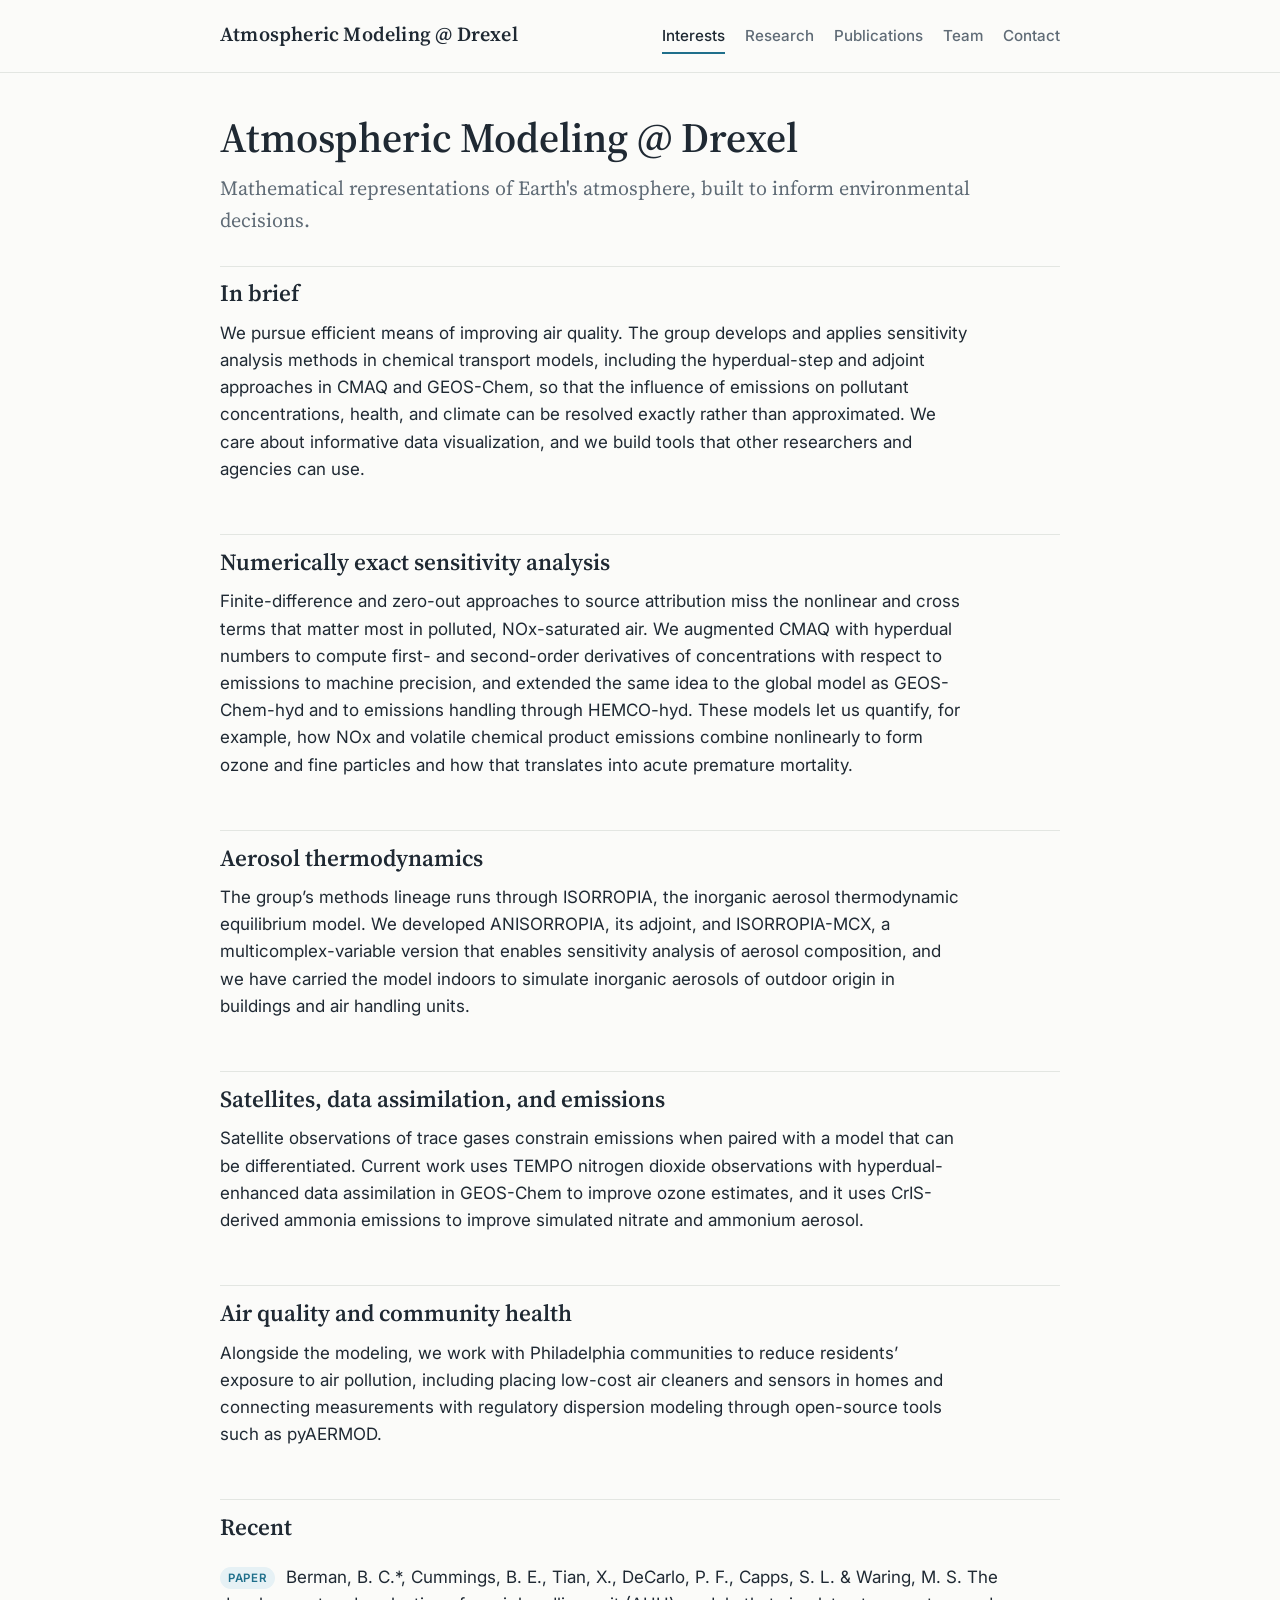
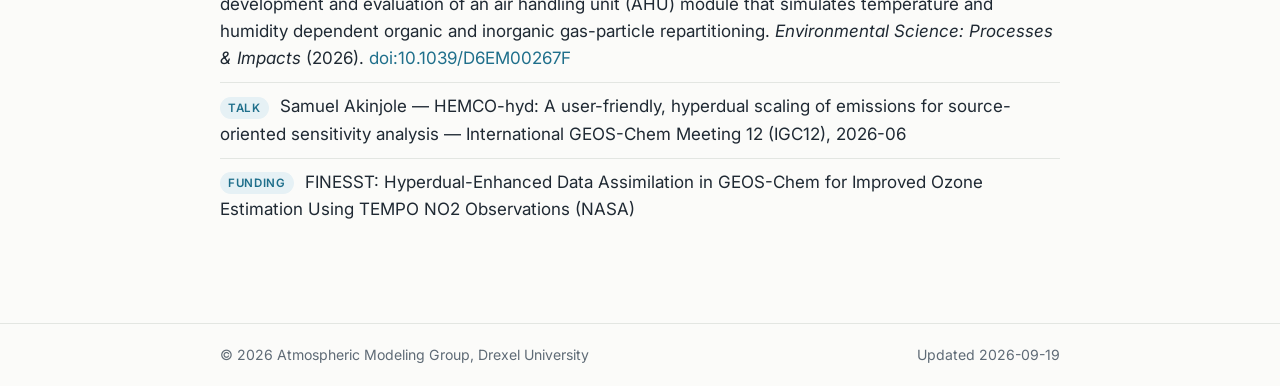
<file: docs/index.html>
<!doctype html>
<html lang="en">
<head>
<meta charset="utf-8">
<meta name="viewport" content="width=device-width, initial-scale=1">
<title>Interests · Atmospheric Modeling @ Drexel</title>
<meta name="description" content="Mathematical representations of Earth&#x27;s atmosphere, built to inform environmental decisions.">
<link rel="preconnect" href="https://fonts.googleapis.com">
<link href="https://fonts.googleapis.com/css2?family=Source+Serif+4:opsz,wght@8..60,400;8..60,600&family=Inter:wght@400;500;600&display=swap" rel="stylesheet">
<style>
:root {
  --bg: #fbfbf9;
  --fg: #1f2933;
  --muted: #5f6b76;
  --line: #e3e6e2;
  --accent: #1f6f8b;        /* deep sky */
  --accent-soft: #e6f1f5;
  --card: #ffffff;
  --serif: "Source Serif 4", Georgia, "Times New Roman", serif;
  --sans: "Inter", system-ui, -apple-system, "Segoe UI", Helvetica, Arial, sans-serif;
}
@media (prefers-color-scheme: dark) {
  :root {
    --bg: #131a20; --fg: #e6e9ec; --muted: #9aa5b1; --line: #26313b;
    --accent: #7cc4de; --accent-soft: #1b2a33; --card: #182129;
  }
}
* { box-sizing: border-box; }
html { color-scheme: light dark; }
body {
  margin: 0; background: var(--bg); color: var(--fg);
  font-family: var(--sans); font-size: 17px; line-height: 1.6;
  -webkit-font-smoothing: antialiased;
}
.wrap { max-width: 880px; margin: 0 auto; padding-inline: 20px; }
a { color: var(--accent); text-decoration: none; }
a:hover { text-decoration: underline; }

.site-header { border-bottom: 1px solid var(--line); background: var(--bg); }
.site-header .wrap { display: flex; flex-wrap: wrap; align-items: baseline; justify-content: space-between; gap: 8px 24px; padding-block: 18px; }
.brand { font-family: var(--serif); font-size: 1.25rem; font-weight: 600; color: var(--fg); letter-spacing: 0.01em; }
.site-nav { display: flex; flex-wrap: wrap; gap: 4px 20px; font-size: 0.95rem; font-weight: 500; }
.site-nav a { color: var(--muted); padding-block: 4px; border-bottom: 2px solid transparent; }
.site-nav a.active, .site-nav a:hover { color: var(--fg); border-color: var(--accent); text-decoration: none; }

main { padding-block: 40px 64px; }
h1, h2, h3 { font-family: var(--serif); line-height: 1.2; font-weight: 600; margin: 0 0 0.5em; }
h1 { font-size: 2.2rem; margin-bottom: 0.6em; }
h2 { font-size: 1.45rem; margin-top: 2.2em; padding-top: 0.6em; border-top: 1px solid var(--line); }
h3 { font-size: 1.1rem; margin-top: 1.4em; }
.hero h1 { font-size: 2.6rem; margin-bottom: 0.2em; }
.lead { font-size: 1.25rem; color: var(--muted); font-family: var(--serif); margin: 0 0 1.5em; max-width: 40em; }
.prose p { margin: 0 0 1em; max-width: 44em; }
.prose h2:first-child { margin-top: 0.8em; }
.muted { color: var(--muted); }
.meta { color: var(--muted); font-size: 0.92rem; }
.tag {
  display: inline-block; font-size: 0.72rem; font-weight: 600; letter-spacing: 0.06em; text-transform: uppercase;
  color: var(--accent); background: var(--accent-soft); padding: 2px 8px; border-radius: 999px; margin-right: 6px; vertical-align: middle;
}

ol.pubs, ul.list, ul.news { padding-left: 0; margin: 0 0 1.5em; list-style: none; }
ol.pubs li, ul.list li, ul.news li { padding: 10px 0; border-bottom: 1px solid var(--line); }
ol.pubs li:last-child, ul.list li:last-child, ul.news li:last-child { border-bottom: 0; }
ol.pubs li a, ul.list li a { white-space: nowrap; }

.card { background: var(--card); border: 1px solid var(--line); border-radius: 10px; padding: 18px 20px; margin: 14px 0; }
.card h3 { margin-top: 0; }
.card .prose p { margin-bottom: 0.5em; }
.grid { display: grid; grid-template-columns: repeat(auto-fill, minmax(260px, 1fr)); gap: 14px; }
.grid .card { margin: 0; }
.person .role { margin: 0 0 4px; font-weight: 500; }
.person .muted { margin: 0 0 4px; font-size: 0.95rem; }

.pi { display: block; }
.pi .photo { display: block; width: 100%; height: auto; border-radius: 10px; margin-bottom: 14px; }
.pi .card { margin-top: 0; }

.site-footer { border-top: 1px solid var(--line); font-size: 0.88rem; color: var(--muted); }
.site-footer .wrap { display: flex; flex-wrap: wrap; justify-content: space-between; gap: 8px; padding-block: 20px; }

@media (max-width: 600px) {
  body { font-size: 16px; }
  h1 { font-size: 1.8rem; }
  .hero h1 { font-size: 2rem; }
  .lead { font-size: 1.1rem; }
}

</style>
</head>
<body>
<header class="site-header">
  <div class="wrap">
    <a class="brand" href="index.html">Atmospheric Modeling @ Drexel</a>
    <nav class="site-nav"><a href="index.html" class=active>Interests</a><a href="research.html">Research</a><a href="publications.html">Publications</a><a href="team.html">Team</a><a href="contact.html">Contact</a></nav>
  </div>
</header>
<main class="wrap">
<section class="hero"><h1>Atmospheric Modeling @ Drexel</h1><p class="lead">Mathematical representations of Earth&#x27;s atmosphere, built to inform environmental decisions.</p></section>
<section class="prose"><h2>In brief</h2>
<p>We pursue efficient means of improving air quality. The group develops and applies sensitivity analysis methods in chemical transport models, including the hyperdual-step and adjoint approaches in CMAQ and GEOS-Chem, so that the influence of emissions on pollutant concentrations, health, and climate can be resolved exactly rather than approximated. We care about informative data visualization, and we build tools that other researchers and agencies can use.</p>
<h2>Numerically exact sensitivity analysis</h2>
<p>Finite-difference and zero-out approaches to source attribution miss the nonlinear and cross terms that matter most in polluted, NOx-saturated air. We augmented CMAQ with hyperdual numbers to compute first- and second-order derivatives of concentrations with respect to emissions to machine precision, and extended the same idea to the global model as GEOS-Chem-hyd and to emissions handling through HEMCO-hyd. These models let us quantify, for example, how NOx and volatile chemical product emissions combine nonlinearly to form ozone and fine particles and how that translates into acute premature mortality.</p>
<h2>Aerosol thermodynamics</h2>
<p>The group&rsquo;s methods lineage runs through ISORROPIA, the inorganic aerosol thermodynamic equilibrium model. We developed ANISORROPIA, its adjoint, and ISORROPIA-MCX, a multicomplex-variable version that enables sensitivity analysis of aerosol composition, and we have carried the model indoors to simulate inorganic aerosols of outdoor origin in buildings and air handling units.</p>
<h2>Satellites, data assimilation, and emissions</h2>
<p>Satellite observations of trace gases constrain emissions when paired with a model that can be differentiated. Current work uses TEMPO nitrogen dioxide observations with hyperdual-enhanced data assimilation in GEOS-Chem to improve ozone estimates, and it uses CrIS-derived ammonia emissions to improve simulated nitrate and ammonium aerosol.</p>
<h2>Air quality and community health</h2>
<p>Alongside the modeling, we work with Philadelphia communities to reduce residents&rsquo; exposure to air pollution, including placing low-cost air cleaners and sensors in homes and connecting measurements with regulatory dispersion modeling through open-source tools such as pyAERMOD.</p></section>
<section><h2>Recent</h2><ul class="news"><li><span class="tag">Paper</span> Berman, B. C.*, Cummings, B. E., Tian, X., DeCarlo, P. F., Capps, S. L. &amp; Waring, M. S. The development and evaluation of an air handling unit (AHU) module that simulates temperature and humidity dependent organic and inorganic gas-particle repartitioning. <em>Environmental Science: Processes &amp; Impacts</em> (2026). <a href="https://doi.org/10.1039/D6EM00267F">doi:10.1039/D6EM00267F</a></li><li><span class="tag">Talk</span> Samuel Akinjole — HEMCO-hyd: A user-friendly, hyperdual scaling of emissions for source-oriented sensitivity analysis — International GEOS-Chem Meeting 12 (IGC12), 2026-06</li><li><span class="tag">Funding</span> FINESST: Hyperdual-Enhanced Data Assimilation in GEOS-Chem for Improved Ozone Estimation Using TEMPO NO2 Observations (NASA)</li></ul></section>
</main>
<footer class="site-footer">
  <div class="wrap">
    <span>© 2026 Atmospheric Modeling Group, Drexel University</span>
    <span class="muted">Updated 2026-09-19</span>
  </div>
</footer>
</body>
</html>
</file>
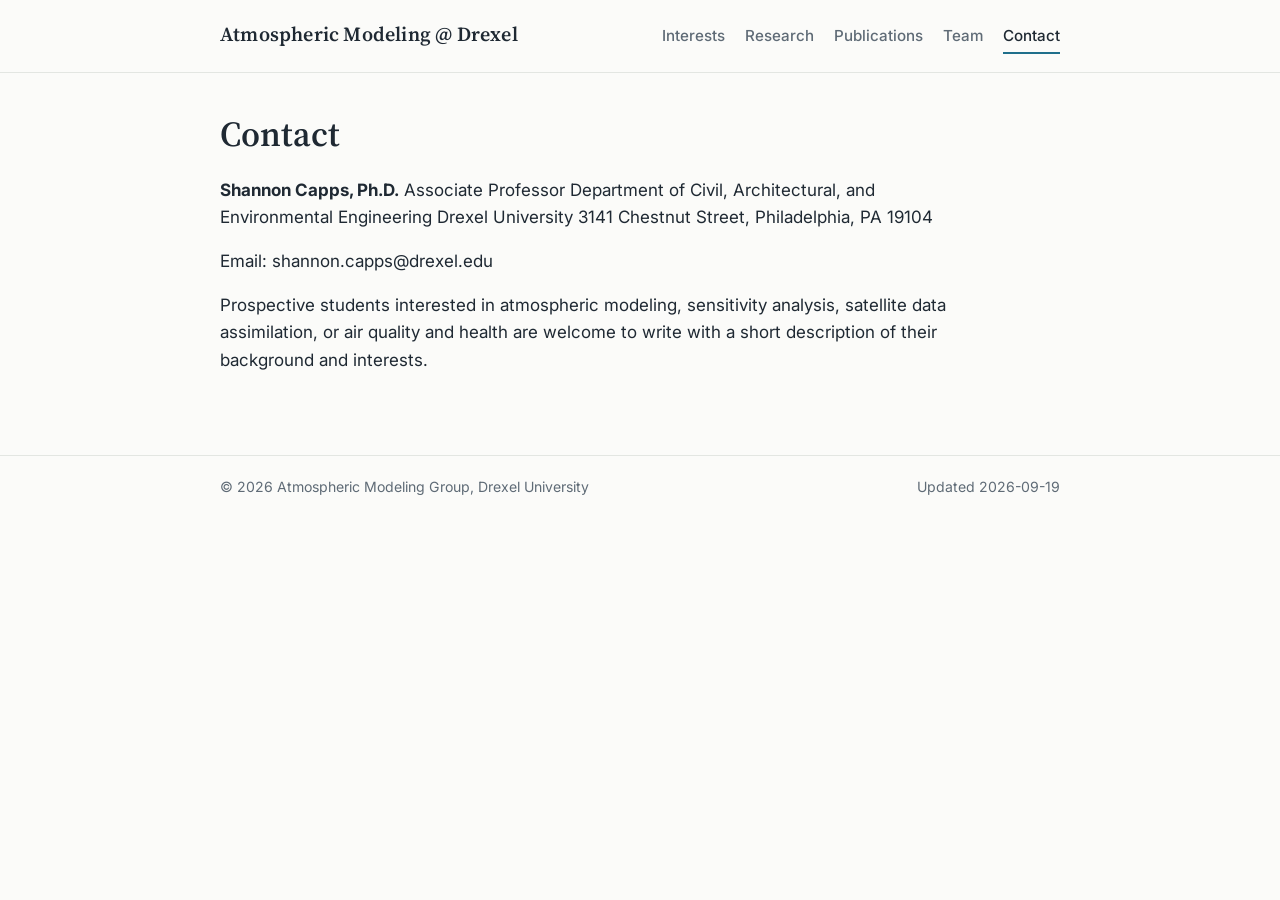
<file: docs/contact.html>
<!doctype html>
<html lang="en">
<head>
<meta charset="utf-8">
<meta name="viewport" content="width=device-width, initial-scale=1">
<title>Contact · Atmospheric Modeling @ Drexel</title>
<meta name="description" content="Mathematical representations of Earth&#x27;s atmosphere, built to inform environmental decisions.">
<link rel="preconnect" href="https://fonts.googleapis.com">
<link href="https://fonts.googleapis.com/css2?family=Source+Serif+4:opsz,wght@8..60,400;8..60,600&family=Inter:wght@400;500;600&display=swap" rel="stylesheet">
<style>
:root {
  --bg: #fbfbf9;
  --fg: #1f2933;
  --muted: #5f6b76;
  --line: #e3e6e2;
  --accent: #1f6f8b;        /* deep sky */
  --accent-soft: #e6f1f5;
  --card: #ffffff;
  --serif: "Source Serif 4", Georgia, "Times New Roman", serif;
  --sans: "Inter", system-ui, -apple-system, "Segoe UI", Helvetica, Arial, sans-serif;
}
@media (prefers-color-scheme: dark) {
  :root {
    --bg: #131a20; --fg: #e6e9ec; --muted: #9aa5b1; --line: #26313b;
    --accent: #7cc4de; --accent-soft: #1b2a33; --card: #182129;
  }
}
* { box-sizing: border-box; }
html { color-scheme: light dark; }
body {
  margin: 0; background: var(--bg); color: var(--fg);
  font-family: var(--sans); font-size: 17px; line-height: 1.6;
  -webkit-font-smoothing: antialiased;
}
.wrap { max-width: 880px; margin: 0 auto; padding-inline: 20px; }
a { color: var(--accent); text-decoration: none; }
a:hover { text-decoration: underline; }

.site-header { border-bottom: 1px solid var(--line); background: var(--bg); }
.site-header .wrap { display: flex; flex-wrap: wrap; align-items: baseline; justify-content: space-between; gap: 8px 24px; padding-block: 18px; }
.brand { font-family: var(--serif); font-size: 1.25rem; font-weight: 600; color: var(--fg); letter-spacing: 0.01em; }
.site-nav { display: flex; flex-wrap: wrap; gap: 4px 20px; font-size: 0.95rem; font-weight: 500; }
.site-nav a { color: var(--muted); padding-block: 4px; border-bottom: 2px solid transparent; }
.site-nav a.active, .site-nav a:hover { color: var(--fg); border-color: var(--accent); text-decoration: none; }

main { padding-block: 40px 64px; }
h1, h2, h3 { font-family: var(--serif); line-height: 1.2; font-weight: 600; margin: 0 0 0.5em; }
h1 { font-size: 2.2rem; margin-bottom: 0.6em; }
h2 { font-size: 1.45rem; margin-top: 2.2em; padding-top: 0.6em; border-top: 1px solid var(--line); }
h3 { font-size: 1.1rem; margin-top: 1.4em; }
.hero h1 { font-size: 2.6rem; margin-bottom: 0.2em; }
.lead { font-size: 1.25rem; color: var(--muted); font-family: var(--serif); margin: 0 0 1.5em; max-width: 40em; }
.prose p { margin: 0 0 1em; max-width: 44em; }
.prose h2:first-child { margin-top: 0.8em; }
.muted { color: var(--muted); }
.meta { color: var(--muted); font-size: 0.92rem; }
.tag {
  display: inline-block; font-size: 0.72rem; font-weight: 600; letter-spacing: 0.06em; text-transform: uppercase;
  color: var(--accent); background: var(--accent-soft); padding: 2px 8px; border-radius: 999px; margin-right: 6px; vertical-align: middle;
}

ol.pubs, ul.list, ul.news { padding-left: 0; margin: 0 0 1.5em; list-style: none; }
ol.pubs li, ul.list li, ul.news li { padding: 10px 0; border-bottom: 1px solid var(--line); }
ol.pubs li:last-child, ul.list li:last-child, ul.news li:last-child { border-bottom: 0; }
ol.pubs li a, ul.list li a { white-space: nowrap; }

.card { background: var(--card); border: 1px solid var(--line); border-radius: 10px; padding: 18px 20px; margin: 14px 0; }
.card h3 { margin-top: 0; }
.card .prose p { margin-bottom: 0.5em; }
.grid { display: grid; grid-template-columns: repeat(auto-fill, minmax(260px, 1fr)); gap: 14px; }
.grid .card { margin: 0; }
.person .role { margin: 0 0 4px; font-weight: 500; }
.person .muted { margin: 0 0 4px; font-size: 0.95rem; }

.pi { display: block; }
.pi .photo { display: block; width: 100%; height: auto; border-radius: 10px; margin-bottom: 14px; }
.pi .card { margin-top: 0; }

.site-footer { border-top: 1px solid var(--line); font-size: 0.88rem; color: var(--muted); }
.site-footer .wrap { display: flex; flex-wrap: wrap; justify-content: space-between; gap: 8px; padding-block: 20px; }

@media (max-width: 600px) {
  body { font-size: 16px; }
  h1 { font-size: 1.8rem; }
  .hero h1 { font-size: 2rem; }
  .lead { font-size: 1.1rem; }
}

</style>
</head>
<body>
<header class="site-header">
  <div class="wrap">
    <a class="brand" href="index.html">Atmospheric Modeling @ Drexel</a>
    <nav class="site-nav"><a href="index.html">Interests</a><a href="research.html">Research</a><a href="publications.html">Publications</a><a href="team.html">Team</a><a href="contact.html" class=active>Contact</a></nav>
  </div>
</header>
<main class="wrap">
<h1>Contact</h1><section class="prose"><p><strong>Shannon Capps, Ph.D.</strong>
Associate Professor
Department of Civil, Architectural, and Environmental Engineering
Drexel University
3141 Chestnut Street, Philadelphia, PA 19104</p>
<p>Email: shannon.capps@drexel.edu</p>
<p>Prospective students interested in atmospheric modeling, sensitivity analysis, satellite data assimilation, or air quality and health are welcome to write with a short description of their background and interests.</p></section>
</main>
<footer class="site-footer">
  <div class="wrap">
    <span>© 2026 Atmospheric Modeling Group, Drexel University</span>
    <span class="muted">Updated 2026-09-19</span>
  </div>
</footer>
</body>
</html>
</file>
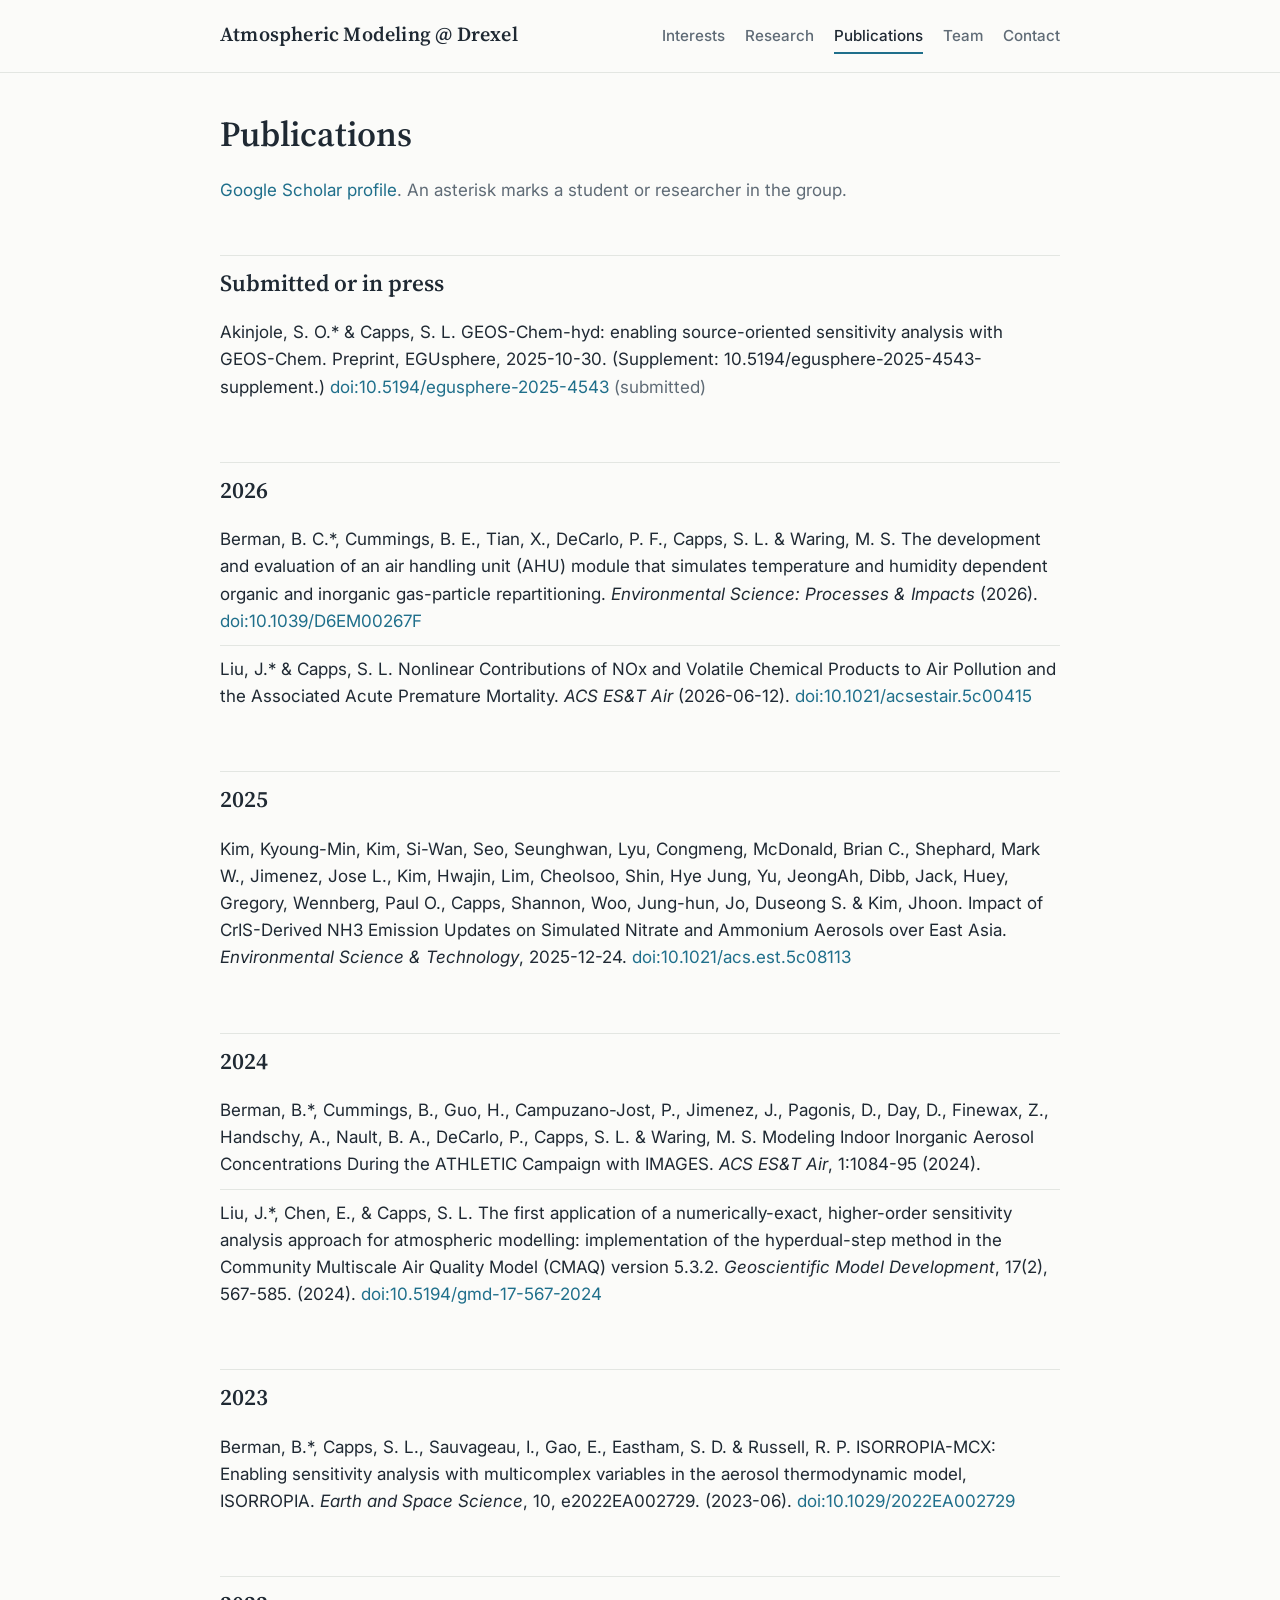
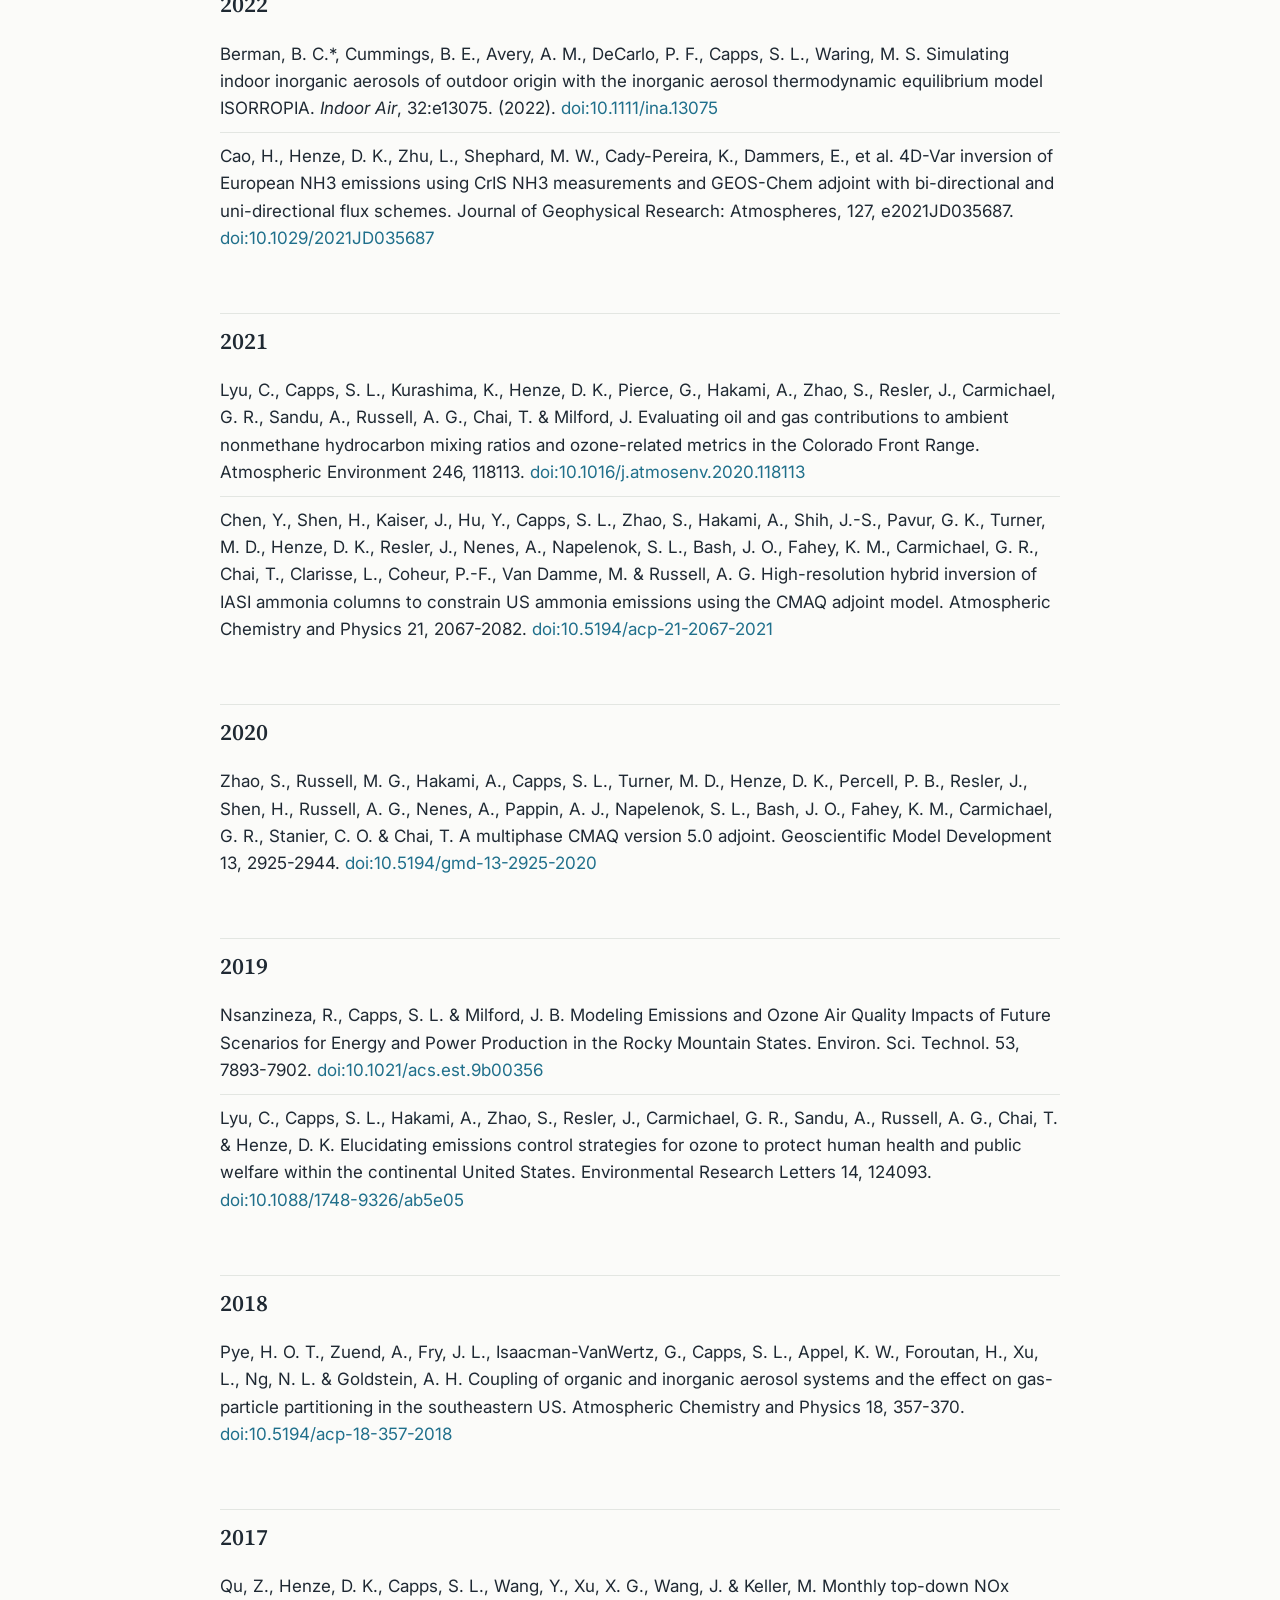
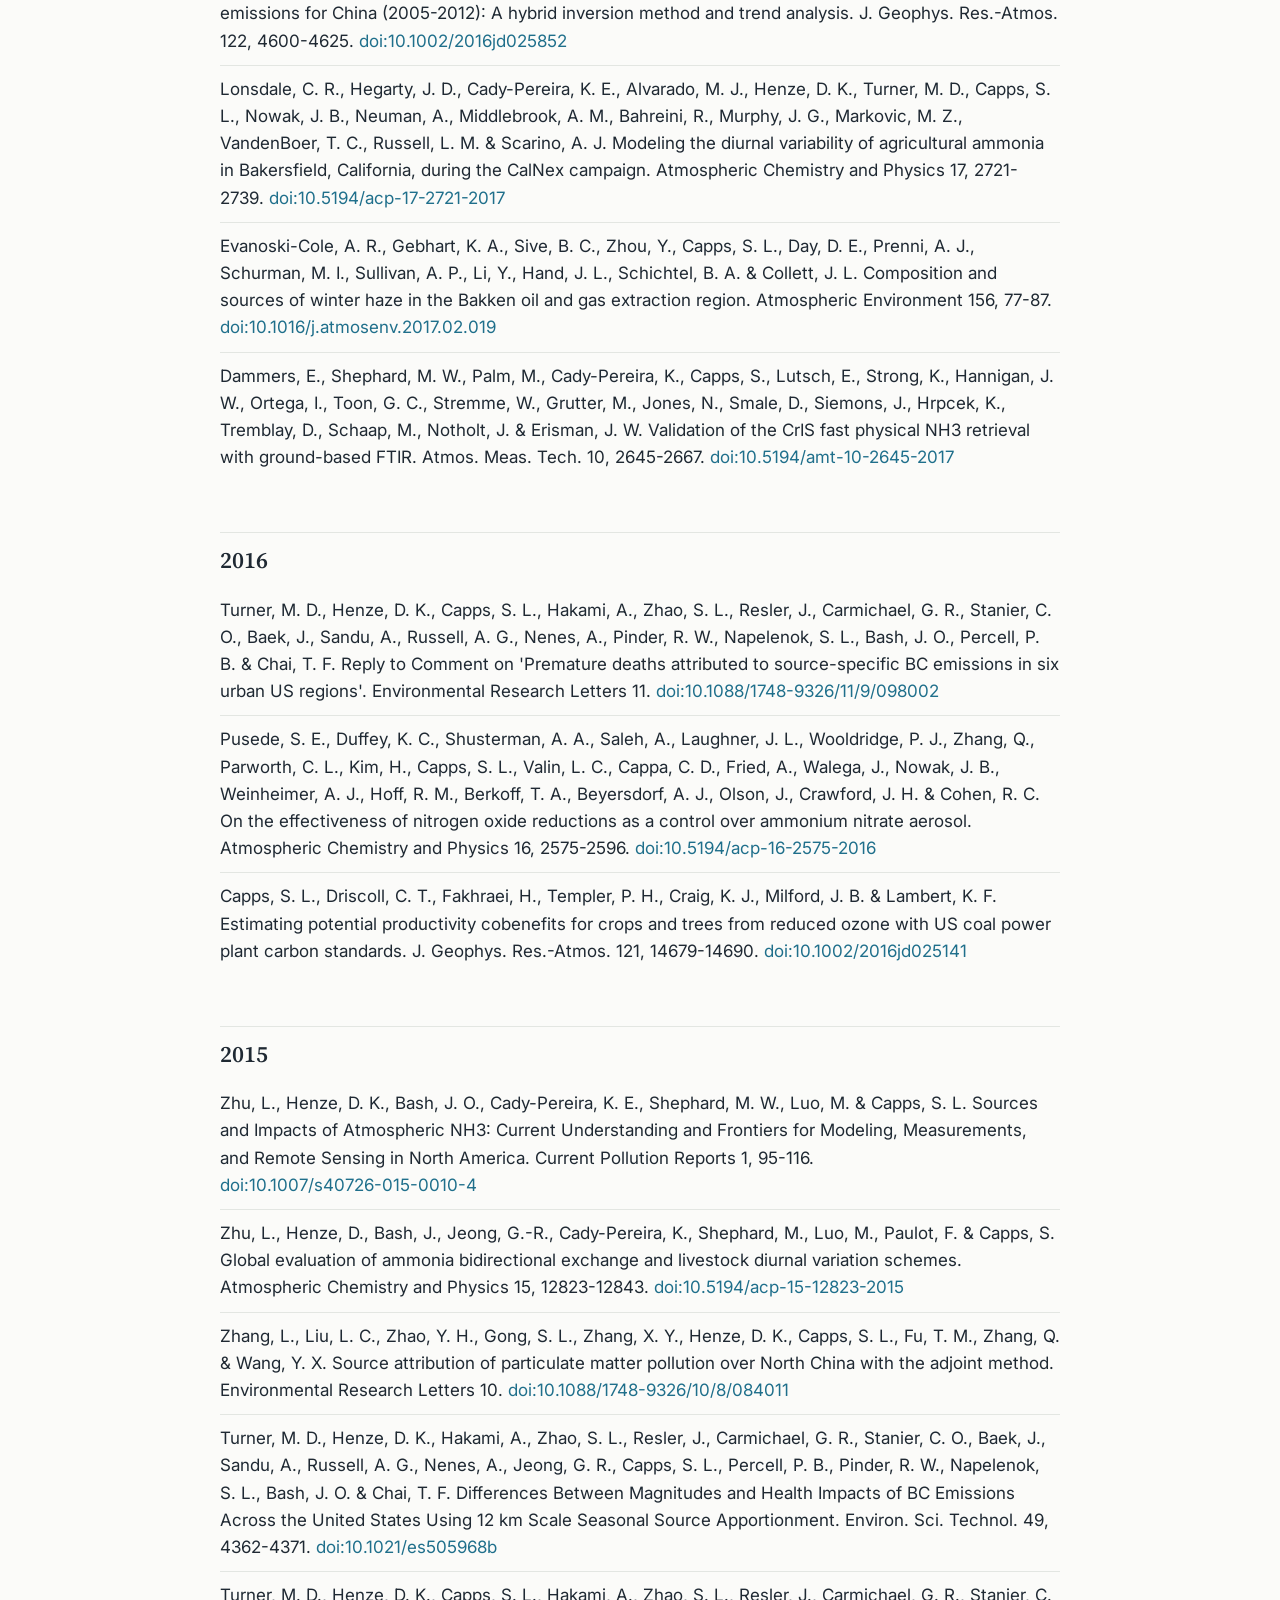
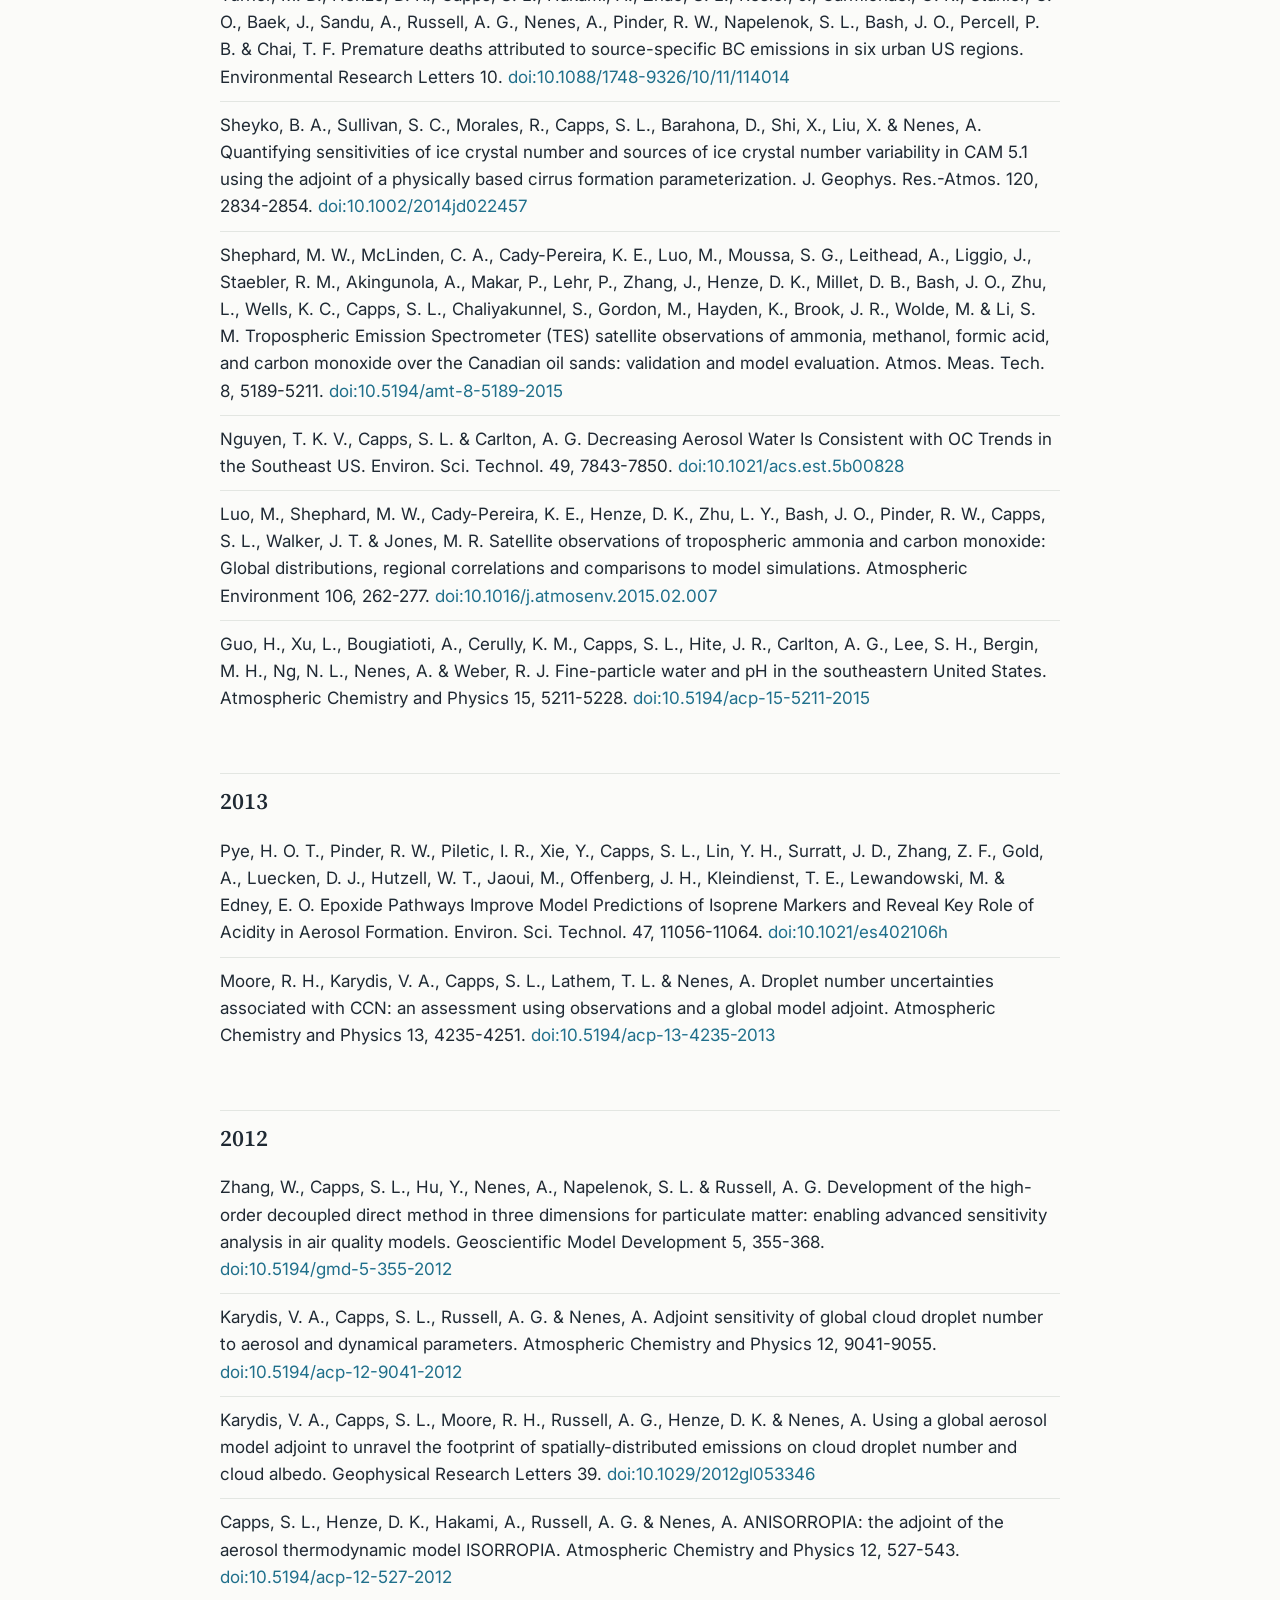
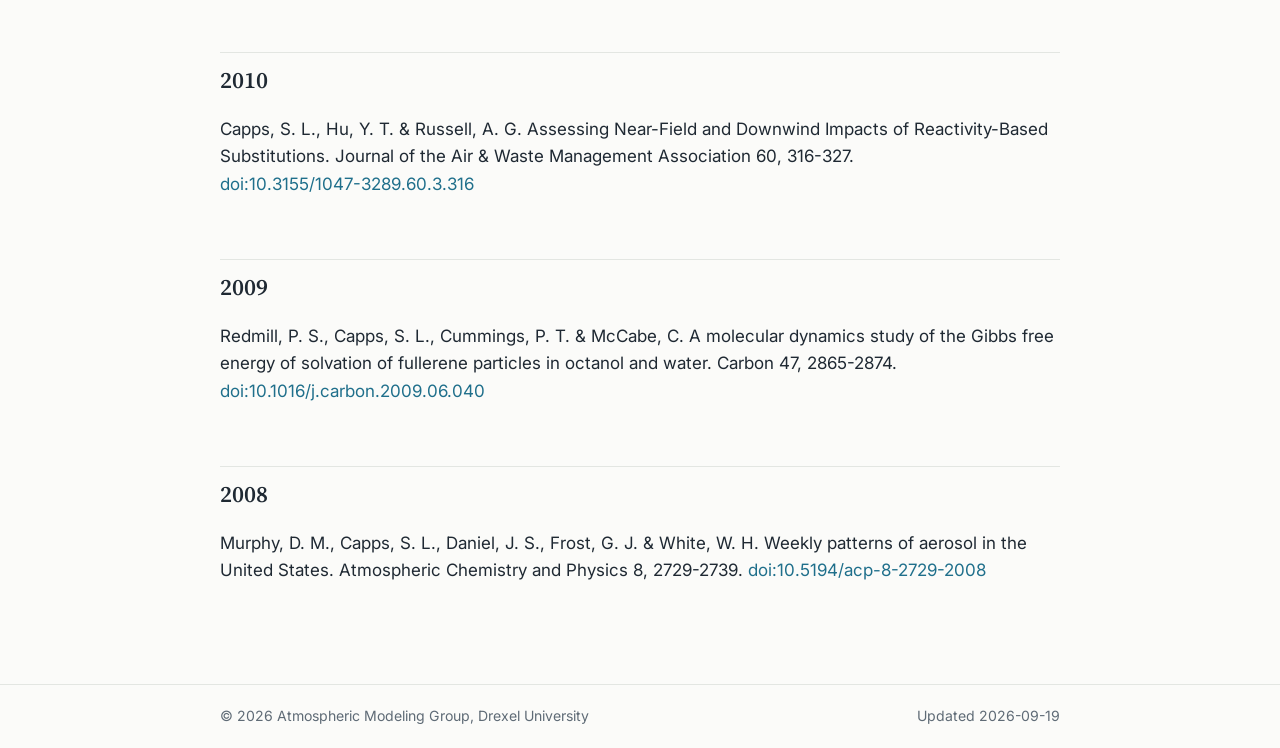
<file: docs/publications.html>
<!doctype html>
<html lang="en">
<head>
<meta charset="utf-8">
<meta name="viewport" content="width=device-width, initial-scale=1">
<title>Publications · Atmospheric Modeling @ Drexel</title>
<meta name="description" content="Mathematical representations of Earth&#x27;s atmosphere, built to inform environmental decisions.">
<link rel="preconnect" href="https://fonts.googleapis.com">
<link href="https://fonts.googleapis.com/css2?family=Source+Serif+4:opsz,wght@8..60,400;8..60,600&family=Inter:wght@400;500;600&display=swap" rel="stylesheet">
<style>
:root {
  --bg: #fbfbf9;
  --fg: #1f2933;
  --muted: #5f6b76;
  --line: #e3e6e2;
  --accent: #1f6f8b;        /* deep sky */
  --accent-soft: #e6f1f5;
  --card: #ffffff;
  --serif: "Source Serif 4", Georgia, "Times New Roman", serif;
  --sans: "Inter", system-ui, -apple-system, "Segoe UI", Helvetica, Arial, sans-serif;
}
@media (prefers-color-scheme: dark) {
  :root {
    --bg: #131a20; --fg: #e6e9ec; --muted: #9aa5b1; --line: #26313b;
    --accent: #7cc4de; --accent-soft: #1b2a33; --card: #182129;
  }
}
* { box-sizing: border-box; }
html { color-scheme: light dark; }
body {
  margin: 0; background: var(--bg); color: var(--fg);
  font-family: var(--sans); font-size: 17px; line-height: 1.6;
  -webkit-font-smoothing: antialiased;
}
.wrap { max-width: 880px; margin: 0 auto; padding-inline: 20px; }
a { color: var(--accent); text-decoration: none; }
a:hover { text-decoration: underline; }

.site-header { border-bottom: 1px solid var(--line); background: var(--bg); }
.site-header .wrap { display: flex; flex-wrap: wrap; align-items: baseline; justify-content: space-between; gap: 8px 24px; padding-block: 18px; }
.brand { font-family: var(--serif); font-size: 1.25rem; font-weight: 600; color: var(--fg); letter-spacing: 0.01em; }
.site-nav { display: flex; flex-wrap: wrap; gap: 4px 20px; font-size: 0.95rem; font-weight: 500; }
.site-nav a { color: var(--muted); padding-block: 4px; border-bottom: 2px solid transparent; }
.site-nav a.active, .site-nav a:hover { color: var(--fg); border-color: var(--accent); text-decoration: none; }

main { padding-block: 40px 64px; }
h1, h2, h3 { font-family: var(--serif); line-height: 1.2; font-weight: 600; margin: 0 0 0.5em; }
h1 { font-size: 2.2rem; margin-bottom: 0.6em; }
h2 { font-size: 1.45rem; margin-top: 2.2em; padding-top: 0.6em; border-top: 1px solid var(--line); }
h3 { font-size: 1.1rem; margin-top: 1.4em; }
.hero h1 { font-size: 2.6rem; margin-bottom: 0.2em; }
.lead { font-size: 1.25rem; color: var(--muted); font-family: var(--serif); margin: 0 0 1.5em; max-width: 40em; }
.prose p { margin: 0 0 1em; max-width: 44em; }
.prose h2:first-child { margin-top: 0.8em; }
.muted { color: var(--muted); }
.meta { color: var(--muted); font-size: 0.92rem; }
.tag {
  display: inline-block; font-size: 0.72rem; font-weight: 600; letter-spacing: 0.06em; text-transform: uppercase;
  color: var(--accent); background: var(--accent-soft); padding: 2px 8px; border-radius: 999px; margin-right: 6px; vertical-align: middle;
}

ol.pubs, ul.list, ul.news { padding-left: 0; margin: 0 0 1.5em; list-style: none; }
ol.pubs li, ul.list li, ul.news li { padding: 10px 0; border-bottom: 1px solid var(--line); }
ol.pubs li:last-child, ul.list li:last-child, ul.news li:last-child { border-bottom: 0; }
ol.pubs li a, ul.list li a { white-space: nowrap; }

.card { background: var(--card); border: 1px solid var(--line); border-radius: 10px; padding: 18px 20px; margin: 14px 0; }
.card h3 { margin-top: 0; }
.card .prose p { margin-bottom: 0.5em; }
.grid { display: grid; grid-template-columns: repeat(auto-fill, minmax(260px, 1fr)); gap: 14px; }
.grid .card { margin: 0; }
.person .role { margin: 0 0 4px; font-weight: 500; }
.person .muted { margin: 0 0 4px; font-size: 0.95rem; }

.pi { display: block; }
.pi .photo { display: block; width: 100%; height: auto; border-radius: 10px; margin-bottom: 14px; }
.pi .card { margin-top: 0; }

.site-footer { border-top: 1px solid var(--line); font-size: 0.88rem; color: var(--muted); }
.site-footer .wrap { display: flex; flex-wrap: wrap; justify-content: space-between; gap: 8px; padding-block: 20px; }

@media (max-width: 600px) {
  body { font-size: 16px; }
  h1 { font-size: 1.8rem; }
  .hero h1 { font-size: 2rem; }
  .lead { font-size: 1.1rem; }
}

</style>
</head>
<body>
<header class="site-header">
  <div class="wrap">
    <a class="brand" href="index.html">Atmospheric Modeling @ Drexel</a>
    <nav class="site-nav"><a href="index.html">Interests</a><a href="research.html">Research</a><a href="publications.html" class=active>Publications</a><a href="team.html">Team</a><a href="contact.html">Contact</a></nav>
  </div>
</header>
<main class="wrap">
<h1>Publications</h1>
<p class="muted"><a href="https://scholar.google.com/citations?user=REPLACE_ME">Google Scholar profile</a>. An asterisk marks a student or researcher in the group.</p>
<h2>Submitted or in press</h2><ol class="pubs">
<li>Akinjole, S. O.* &amp; Capps, S. L. GEOS-Chem-hyd: enabling source-oriented sensitivity analysis with GEOS-Chem. Preprint, EGUsphere, 2025-10-30. (Supplement: 10.5194/egusphere-2025-4543-supplement.) <a href="https://doi.org/10.5194/egusphere-2025-4543">doi:10.5194/egusphere-2025-4543</a> <span class="muted">(submitted)</span></li>
</ol>
<h2>2026</h2><ol class="pubs">
<li>Berman, B. C.*, Cummings, B. E., Tian, X., DeCarlo, P. F., Capps, S. L. &amp; Waring, M. S. The development and evaluation of an air handling unit (AHU) module that simulates temperature and humidity dependent organic and inorganic gas-particle repartitioning. <em>Environmental Science: Processes &amp; Impacts</em> (2026). <a href="https://doi.org/10.1039/D6EM00267F">doi:10.1039/D6EM00267F</a></li>
<li>Liu, J.* &amp; Capps, S. L. Nonlinear Contributions of NOx and Volatile Chemical Products to Air Pollution and the Associated Acute Premature Mortality. <em>ACS ES&amp;T Air</em> (2026-06-12). <a href="https://doi.org/10.1021/acsestair.5c00415">doi:10.1021/acsestair.5c00415</a></li>
</ol>
<h2>2025</h2><ol class="pubs">
<li>Kim, Kyoung-Min, Kim, Si-Wan, Seo, Seunghwan, Lyu, Congmeng, McDonald, Brian C., Shephard, Mark W., Jimenez, Jose L., Kim, Hwajin, Lim, Cheolsoo, Shin, Hye Jung, Yu, JeongAh, Dibb, Jack, Huey, Gregory, Wennberg, Paul O., Capps, Shannon, Woo, Jung-hun, Jo, Duseong S. &amp; Kim, Jhoon. Impact of CrIS-Derived NH3 Emission Updates on Simulated Nitrate and Ammonium Aerosols over East Asia. <em>Environmental Science &amp; Technology</em>, 2025-12-24. <a href="https://doi.org/10.1021/acs.est.5c08113">doi:10.1021/acs.est.5c08113</a></li>
</ol>
<h2>2024</h2><ol class="pubs">
<li>Berman, B.*, Cummings, B., Guo, H., Campuzano-Jost, P., Jimenez, J., Pagonis, D., Day, D., Finewax, Z., Handschy, A., Nault, B. A., DeCarlo, P., Capps, S. L. &amp; Waring, M. S. Modeling Indoor Inorganic Aerosol Concentrations During the ATHLETIC Campaign with IMAGES. <em>ACS ES&amp;T Air</em>, 1:1084-95 (2024).</li>
<li>Liu, J.*, Chen, E., &amp; Capps, S. L. The first application of a numerically-exact, higher-order sensitivity analysis approach for atmospheric modelling: implementation of the hyperdual-step method in the Community Multiscale Air Quality Model (CMAQ) version 5.3.2. <em>Geoscientific Model Development</em>, 17(2), 567-585. (2024). <a href="https://doi.org/10.5194/gmd-17-567-2024">doi:10.5194/gmd-17-567-2024</a></li>
</ol>
<h2>2023</h2><ol class="pubs">
<li>Berman, B.*, Capps, S. L., Sauvageau, I., Gao, E., Eastham, S. D. &amp; Russell, R. P. ISORROPIA-MCX: Enabling sensitivity analysis with multicomplex variables in the aerosol thermodynamic model, ISORROPIA. <em>Earth and Space Science</em>, 10, e2022EA002729. (2023-06). <a href="https://doi.org/10.1029/2022EA002729">doi:10.1029/2022EA002729</a></li>
</ol>
<h2>2022</h2><ol class="pubs">
<li>Berman, B. C.*, Cummings, B. E., Avery, A. M., DeCarlo, P. F., Capps, S. L., Waring, M. S. Simulating indoor inorganic aerosols of outdoor origin with the inorganic aerosol thermodynamic equilibrium model ISORROPIA. <em>Indoor Air</em>, 32:e13075. (2022). <a href="https://doi.org/10.1111/ina.13075">doi:10.1111/ina.13075</a></li>
<li>Cao, H., Henze, D. K., Zhu, L., Shephard, M. W., Cady-Pereira, K., Dammers, E., et al. 4D-Var inversion of European NH3 emissions using CrIS NH3 measurements and GEOS-Chem adjoint with bi-directional and uni-directional flux schemes. Journal of Geophysical Research: Atmospheres, 127, e2021JD035687. <a href="https://doi.org/10.1029/2021JD035687">doi:10.1029/2021JD035687</a></li>
</ol>
<h2>2021</h2><ol class="pubs">
<li>Lyu, C., Capps, S. L., Kurashima, K., Henze, D. K., Pierce, G., Hakami, A., Zhao, S., Resler, J., Carmichael, G. R., Sandu, A., Russell, A. G., Chai, T. &amp; Milford, J. Evaluating oil and gas contributions to ambient nonmethane hydrocarbon mixing ratios and ozone-related metrics in the Colorado Front Range. Atmospheric Environment 246, 118113. <a href="https://doi.org/10.1016/j.atmosenv.2020.118113">doi:10.1016/j.atmosenv.2020.118113</a></li>
<li>Chen, Y., Shen, H., Kaiser, J., Hu, Y., Capps, S. L., Zhao, S., Hakami, A., Shih, J.-S., Pavur, G. K., Turner, M. D., Henze, D. K., Resler, J., Nenes, A., Napelenok, S. L., Bash, J. O., Fahey, K. M., Carmichael, G. R., Chai, T., Clarisse, L., Coheur, P.-F., Van Damme, M. &amp; Russell, A. G. High-resolution hybrid inversion of IASI ammonia columns to constrain US ammonia emissions using the CMAQ adjoint model. Atmospheric Chemistry and Physics 21, 2067-2082. <a href="https://doi.org/10.5194/acp-21-2067-2021">doi:10.5194/acp-21-2067-2021</a></li>
</ol>
<h2>2020</h2><ol class="pubs">
<li>Zhao, S., Russell, M. G., Hakami, A., Capps, S. L., Turner, M. D., Henze, D. K., Percell, P. B., Resler, J., Shen, H., Russell, A. G., Nenes, A., Pappin, A. J., Napelenok, S. L., Bash, J. O., Fahey, K. M., Carmichael, G. R., Stanier, C. O. &amp; Chai, T. A multiphase CMAQ version 5.0 adjoint. Geoscientific Model Development 13, 2925-2944. <a href="https://doi.org/10.5194/gmd-13-2925-2020">doi:10.5194/gmd-13-2925-2020</a></li>
</ol>
<h2>2019</h2><ol class="pubs">
<li>Nsanzineza, R., Capps, S. L. &amp; Milford, J. B. Modeling Emissions and Ozone Air Quality Impacts of Future Scenarios for Energy and Power Production in the Rocky Mountain States. Environ. Sci. Technol. 53, 7893-7902. <a href="https://doi.org/10.1021/acs.est.9b00356">doi:10.1021/acs.est.9b00356</a></li>
<li>Lyu, C., Capps, S. L., Hakami, A., Zhao, S., Resler, J., Carmichael, G. R., Sandu, A., Russell, A. G., Chai, T. &amp; Henze, D. K. Elucidating emissions control strategies for ozone to protect human health and public welfare within the continental United States. Environmental Research Letters 14, 124093. <a href="https://doi.org/10.1088/1748-9326/ab5e05">doi:10.1088/1748-9326/ab5e05</a></li>
</ol>
<h2>2018</h2><ol class="pubs">
<li>Pye, H. O. T., Zuend, A., Fry, J. L., Isaacman-VanWertz, G., Capps, S. L., Appel, K. W., Foroutan, H., Xu, L., Ng, N. L. &amp; Goldstein, A. H. Coupling of organic and inorganic aerosol systems and the effect on gas-particle partitioning in the southeastern US. Atmospheric Chemistry and Physics 18, 357-370. <a href="https://doi.org/10.5194/acp-18-357-2018">doi:10.5194/acp-18-357-2018</a></li>
</ol>
<h2>2017</h2><ol class="pubs">
<li>Qu, Z., Henze, D. K., Capps, S. L., Wang, Y., Xu, X. G., Wang, J. &amp; Keller, M. Monthly top-down NOx emissions for China (2005-2012): A hybrid inversion method and trend analysis. J. Geophys. Res.-Atmos. 122, 4600-4625. <a href="https://doi.org/10.1002/2016jd025852">doi:10.1002/2016jd025852</a></li>
<li>Lonsdale, C. R., Hegarty, J. D., Cady-Pereira, K. E., Alvarado, M. J., Henze, D. K., Turner, M. D., Capps, S. L., Nowak, J. B., Neuman, A., Middlebrook, A. M., Bahreini, R., Murphy, J. G., Markovic, M. Z., VandenBoer, T. C., Russell, L. M. &amp; Scarino, A. J. Modeling the diurnal variability of agricultural ammonia in Bakersfield, California, during the CalNex campaign. Atmospheric Chemistry and Physics 17, 2721-2739. <a href="https://doi.org/10.5194/acp-17-2721-2017">doi:10.5194/acp-17-2721-2017</a></li>
<li>Evanoski-Cole, A. R., Gebhart, K. A., Sive, B. C., Zhou, Y., Capps, S. L., Day, D. E., Prenni, A. J., Schurman, M. I., Sullivan, A. P., Li, Y., Hand, J. L., Schichtel, B. A. &amp; Collett, J. L. Composition and sources of winter haze in the Bakken oil and gas extraction region. Atmospheric Environment 156, 77-87. <a href="https://doi.org/10.1016/j.atmosenv.2017.02.019">doi:10.1016/j.atmosenv.2017.02.019</a></li>
<li>Dammers, E., Shephard, M. W., Palm, M., Cady-Pereira, K., Capps, S., Lutsch, E., Strong, K., Hannigan, J. W., Ortega, I., Toon, G. C., Stremme, W., Grutter, M., Jones, N., Smale, D., Siemons, J., Hrpcek, K., Tremblay, D., Schaap, M., Notholt, J. &amp; Erisman, J. W. Validation of the CrIS fast physical NH3 retrieval with ground-based FTIR. Atmos. Meas. Tech. 10, 2645-2667. <a href="https://doi.org/10.5194/amt-10-2645-2017">doi:10.5194/amt-10-2645-2017</a></li>
</ol>
<h2>2016</h2><ol class="pubs">
<li>Turner, M. D., Henze, D. K., Capps, S. L., Hakami, A., Zhao, S. L., Resler, J., Carmichael, G. R., Stanier, C. O., Baek, J., Sandu, A., Russell, A. G., Nenes, A., Pinder, R. W., Napelenok, S. L., Bash, J. O., Percell, P. B. &amp; Chai, T. F. Reply to Comment on &#x27;Premature deaths attributed to source-specific BC emissions in six urban US regions&#x27;. Environmental Research Letters 11. <a href="https://doi.org/10.1088/1748-9326/11/9/098002">doi:10.1088/1748-9326/11/9/098002</a></li>
<li>Pusede, S. E., Duffey, K. C., Shusterman, A. A., Saleh, A., Laughner, J. L., Wooldridge, P. J., Zhang, Q., Parworth, C. L., Kim, H., Capps, S. L., Valin, L. C., Cappa, C. D., Fried, A., Walega, J., Nowak, J. B., Weinheimer, A. J., Hoff, R. M., Berkoff, T. A., Beyersdorf, A. J., Olson, J., Crawford, J. H. &amp; Cohen, R. C. On the effectiveness of nitrogen oxide reductions as a control over ammonium nitrate aerosol. Atmospheric Chemistry and Physics 16, 2575-2596. <a href="https://doi.org/10.5194/acp-16-2575-2016">doi:10.5194/acp-16-2575-2016</a></li>
<li>Capps, S. L., Driscoll, C. T., Fakhraei, H., Templer, P. H., Craig, K. J., Milford, J. B. &amp; Lambert, K. F. Estimating potential productivity cobenefits for crops and trees from reduced ozone with US coal power plant carbon standards. J. Geophys. Res.-Atmos. 121, 14679-14690. <a href="https://doi.org/10.1002/2016jd025141">doi:10.1002/2016jd025141</a></li>
</ol>
<h2>2015</h2><ol class="pubs">
<li>Zhu, L., Henze, D. K., Bash, J. O., Cady-Pereira, K. E., Shephard, M. W., Luo, M. &amp; Capps, S. L. Sources and Impacts of Atmospheric NH3: Current Understanding and Frontiers for Modeling, Measurements, and Remote Sensing in North America. Current Pollution Reports 1, 95-116. <a href="https://doi.org/10.1007/s40726-015-0010-4">doi:10.1007/s40726-015-0010-4</a></li>
<li>Zhu, L., Henze, D., Bash, J., Jeong, G.-R., Cady-Pereira, K., Shephard, M., Luo, M., Paulot, F. &amp; Capps, S. Global evaluation of ammonia bidirectional exchange and livestock diurnal variation schemes. Atmospheric Chemistry and Physics 15, 12823-12843. <a href="https://doi.org/10.5194/acp-15-12823-2015">doi:10.5194/acp-15-12823-2015</a></li>
<li>Zhang, L., Liu, L. C., Zhao, Y. H., Gong, S. L., Zhang, X. Y., Henze, D. K., Capps, S. L., Fu, T. M., Zhang, Q. &amp; Wang, Y. X. Source attribution of particulate matter pollution over North China with the adjoint method. Environmental Research Letters 10. <a href="https://doi.org/10.1088/1748-9326/10/8/084011">doi:10.1088/1748-9326/10/8/084011</a></li>
<li>Turner, M. D., Henze, D. K., Hakami, A., Zhao, S. L., Resler, J., Carmichael, G. R., Stanier, C. O., Baek, J., Sandu, A., Russell, A. G., Nenes, A., Jeong, G. R., Capps, S. L., Percell, P. B., Pinder, R. W., Napelenok, S. L., Bash, J. O. &amp; Chai, T. F. Differences Between Magnitudes and Health Impacts of BC Emissions Across the United States Using 12 km Scale Seasonal Source Apportionment. Environ. Sci. Technol. 49, 4362-4371. <a href="https://doi.org/10.1021/es505968b">doi:10.1021/es505968b</a></li>
<li>Turner, M. D., Henze, D. K., Capps, S. L., Hakami, A., Zhao, S. L., Resler, J., Carmichael, G. R., Stanier, C. O., Baek, J., Sandu, A., Russell, A. G., Nenes, A., Pinder, R. W., Napelenok, S. L., Bash, J. O., Percell, P. B. &amp; Chai, T. F. Premature deaths attributed to source-specific BC emissions in six urban US regions. Environmental Research Letters 10. <a href="https://doi.org/10.1088/1748-9326/10/11/114014">doi:10.1088/1748-9326/10/11/114014</a></li>
<li>Sheyko, B. A., Sullivan, S. C., Morales, R., Capps, S. L., Barahona, D., Shi, X., Liu, X. &amp; Nenes, A. Quantifying sensitivities of ice crystal number and sources of ice crystal number variability in CAM 5.1 using the adjoint of a physically based cirrus formation parameterization. J. Geophys. Res.-Atmos. 120, 2834-2854. <a href="https://doi.org/10.1002/2014jd022457">doi:10.1002/2014jd022457</a></li>
<li>Shephard, M. W., McLinden, C. A., Cady-Pereira, K. E., Luo, M., Moussa, S. G., Leithead, A., Liggio, J., Staebler, R. M., Akingunola, A., Makar, P., Lehr, P., Zhang, J., Henze, D. K., Millet, D. B., Bash, J. O., Zhu, L., Wells, K. C., Capps, S. L., Chaliyakunnel, S., Gordon, M., Hayden, K., Brook, J. R., Wolde, M. &amp; Li, S. M. Tropospheric Emission Spectrometer (TES) satellite observations of ammonia, methanol, formic acid, and carbon monoxide over the Canadian oil sands: validation and model evaluation. Atmos. Meas. Tech. 8, 5189-5211. <a href="https://doi.org/10.5194/amt-8-5189-2015">doi:10.5194/amt-8-5189-2015</a></li>
<li>Nguyen, T. K. V., Capps, S. L. &amp; Carlton, A. G. Decreasing Aerosol Water Is Consistent with OC Trends in the Southeast US. Environ. Sci. Technol. 49, 7843-7850. <a href="https://doi.org/10.1021/acs.est.5b00828">doi:10.1021/acs.est.5b00828</a></li>
<li>Luo, M., Shephard, M. W., Cady-Pereira, K. E., Henze, D. K., Zhu, L. Y., Bash, J. O., Pinder, R. W., Capps, S. L., Walker, J. T. &amp; Jones, M. R. Satellite observations of tropospheric ammonia and carbon monoxide: Global distributions, regional correlations and comparisons to model simulations. Atmospheric Environment 106, 262-277. <a href="https://doi.org/10.1016/j.atmosenv.2015.02.007">doi:10.1016/j.atmosenv.2015.02.007</a></li>
<li>Guo, H., Xu, L., Bougiatioti, A., Cerully, K. M., Capps, S. L., Hite, J. R., Carlton, A. G., Lee, S. H., Bergin, M. H., Ng, N. L., Nenes, A. &amp; Weber, R. J. Fine-particle water and pH in the southeastern United States. Atmospheric Chemistry and Physics 15, 5211-5228. <a href="https://doi.org/10.5194/acp-15-5211-2015">doi:10.5194/acp-15-5211-2015</a></li>
</ol>
<h2>2013</h2><ol class="pubs">
<li>Pye, H. O. T., Pinder, R. W., Piletic, I. R., Xie, Y., Capps, S. L., Lin, Y. H., Surratt, J. D., Zhang, Z. F., Gold, A., Luecken, D. J., Hutzell, W. T., Jaoui, M., Offenberg, J. H., Kleindienst, T. E., Lewandowski, M. &amp; Edney, E. O. Epoxide Pathways Improve Model Predictions of Isoprene Markers and Reveal Key Role of Acidity in Aerosol Formation. Environ. Sci. Technol. 47, 11056-11064. <a href="https://doi.org/10.1021/es402106h">doi:10.1021/es402106h</a></li>
<li>Moore, R. H., Karydis, V. A., Capps, S. L., Lathem, T. L. &amp; Nenes, A. Droplet number uncertainties associated with CCN: an assessment using observations and a global model adjoint. Atmospheric Chemistry and Physics 13, 4235-4251. <a href="https://doi.org/10.5194/acp-13-4235-2013">doi:10.5194/acp-13-4235-2013</a></li>
</ol>
<h2>2012</h2><ol class="pubs">
<li>Zhang, W., Capps, S. L., Hu, Y., Nenes, A., Napelenok, S. L. &amp; Russell, A. G. Development of the high-order decoupled direct method in three dimensions for particulate matter: enabling advanced sensitivity analysis in air quality models. Geoscientific Model Development 5, 355-368. <a href="https://doi.org/10.5194/gmd-5-355-2012">doi:10.5194/gmd-5-355-2012</a></li>
<li>Karydis, V. A., Capps, S. L., Russell, A. G. &amp; Nenes, A. Adjoint sensitivity of global cloud droplet number to aerosol and dynamical parameters. Atmospheric Chemistry and Physics 12, 9041-9055. <a href="https://doi.org/10.5194/acp-12-9041-2012">doi:10.5194/acp-12-9041-2012</a></li>
<li>Karydis, V. A., Capps, S. L., Moore, R. H., Russell, A. G., Henze, D. K. &amp; Nenes, A. Using a global aerosol model adjoint to unravel the footprint of spatially-distributed emissions on cloud droplet number and cloud albedo. Geophysical Research Letters 39. <a href="https://doi.org/10.1029/2012gl053346">doi:10.1029/2012gl053346</a></li>
<li>Capps, S. L., Henze, D. K., Hakami, A., Russell, A. G. &amp; Nenes, A. ANISORROPIA: the adjoint of the aerosol thermodynamic model ISORROPIA. Atmospheric Chemistry and Physics 12, 527-543. <a href="https://doi.org/10.5194/acp-12-527-2012">doi:10.5194/acp-12-527-2012</a></li>
</ol>
<h2>2010</h2><ol class="pubs">
<li>Capps, S. L., Hu, Y. T. &amp; Russell, A. G. Assessing Near-Field and Downwind Impacts of Reactivity-Based Substitutions. Journal of the Air &amp; Waste Management Association 60, 316-327. <a href="https://doi.org/10.3155/1047-3289.60.3.316">doi:10.3155/1047-3289.60.3.316</a></li>
</ol>
<h2>2009</h2><ol class="pubs">
<li>Redmill, P. S., Capps, S. L., Cummings, P. T. &amp; McCabe, C. A molecular dynamics study of the Gibbs free energy of solvation of fullerene particles in octanol and water. Carbon 47, 2865-2874. <a href="https://doi.org/10.1016/j.carbon.2009.06.040">doi:10.1016/j.carbon.2009.06.040</a></li>
</ol>
<h2>2008</h2><ol class="pubs">
<li>Murphy, D. M., Capps, S. L., Daniel, J. S., Frost, G. J. &amp; White, W. H. Weekly patterns of aerosol in the United States. Atmospheric Chemistry and Physics 8, 2729-2739. <a href="https://doi.org/10.5194/acp-8-2729-2008">doi:10.5194/acp-8-2729-2008</a></li>
</ol>
</main>
<footer class="site-footer">
  <div class="wrap">
    <span>© 2026 Atmospheric Modeling Group, Drexel University</span>
    <span class="muted">Updated 2026-09-19</span>
  </div>
</footer>
</body>
</html>
</file>
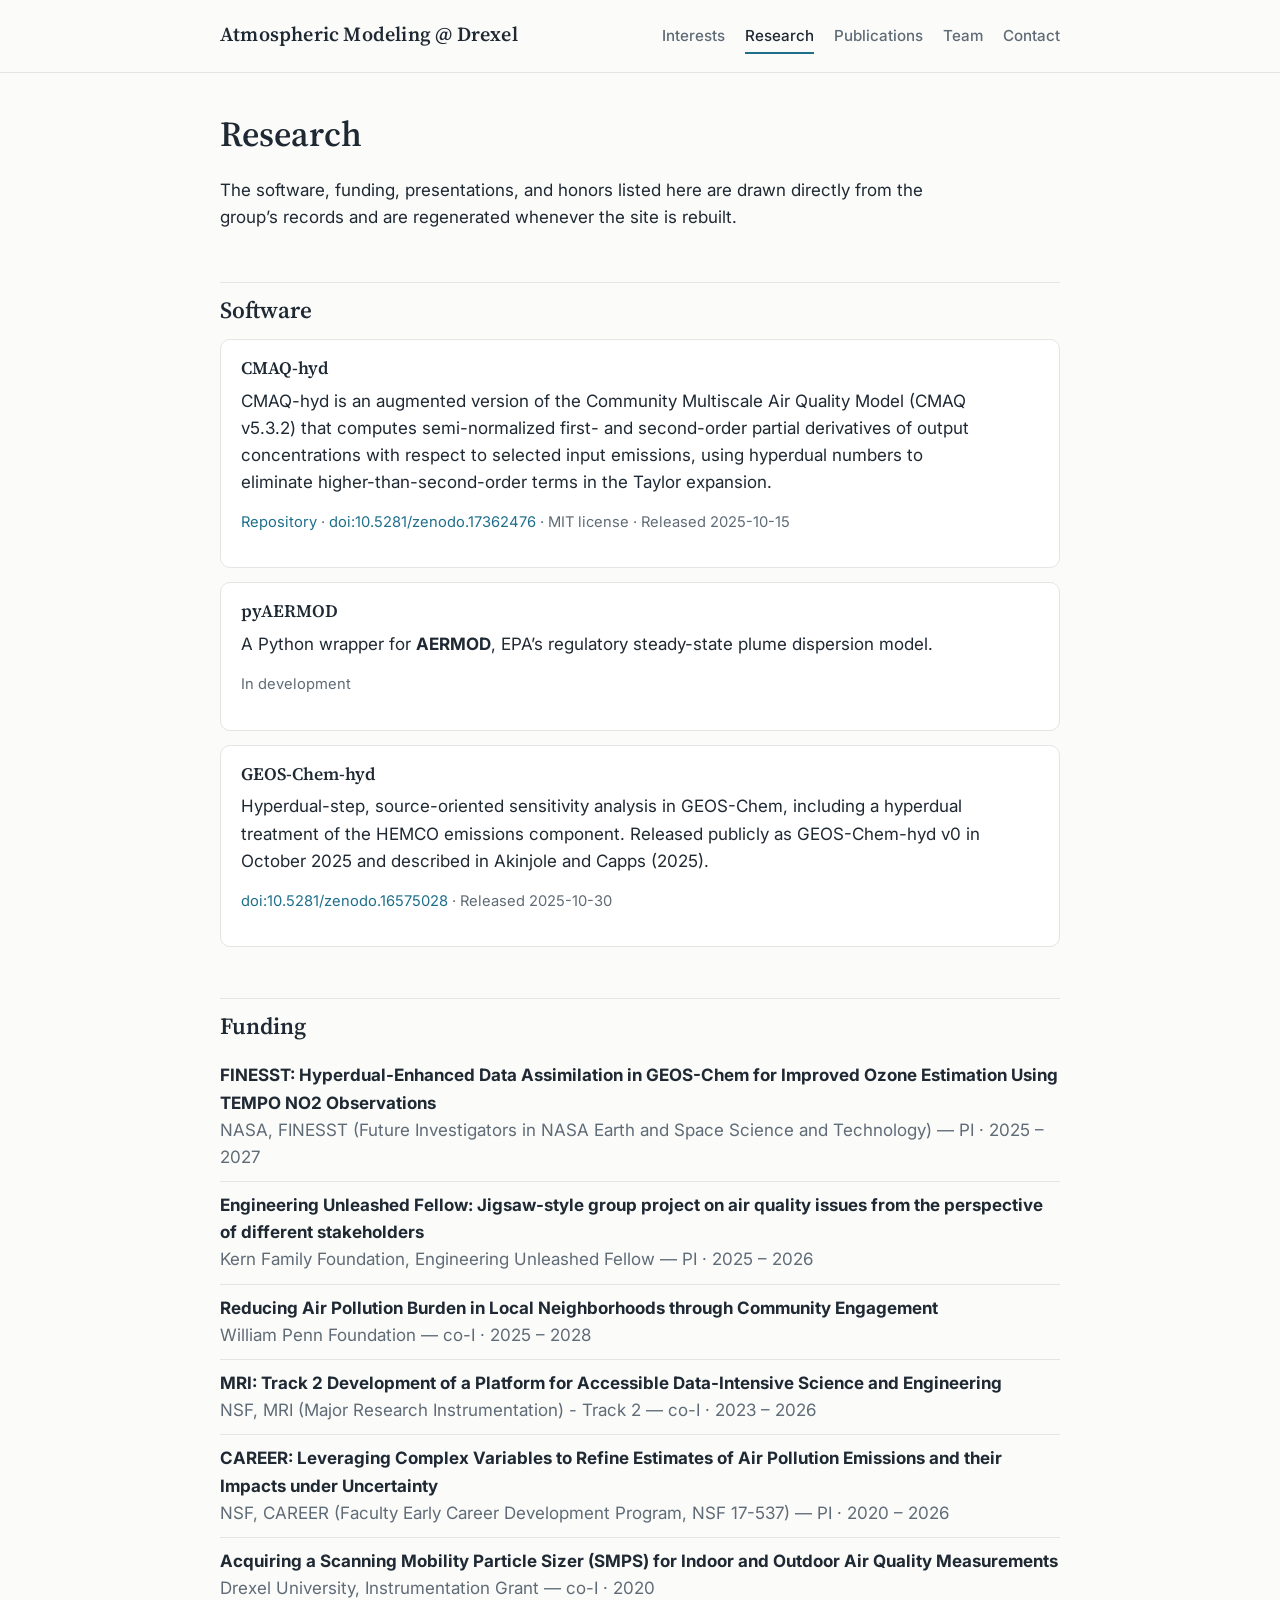
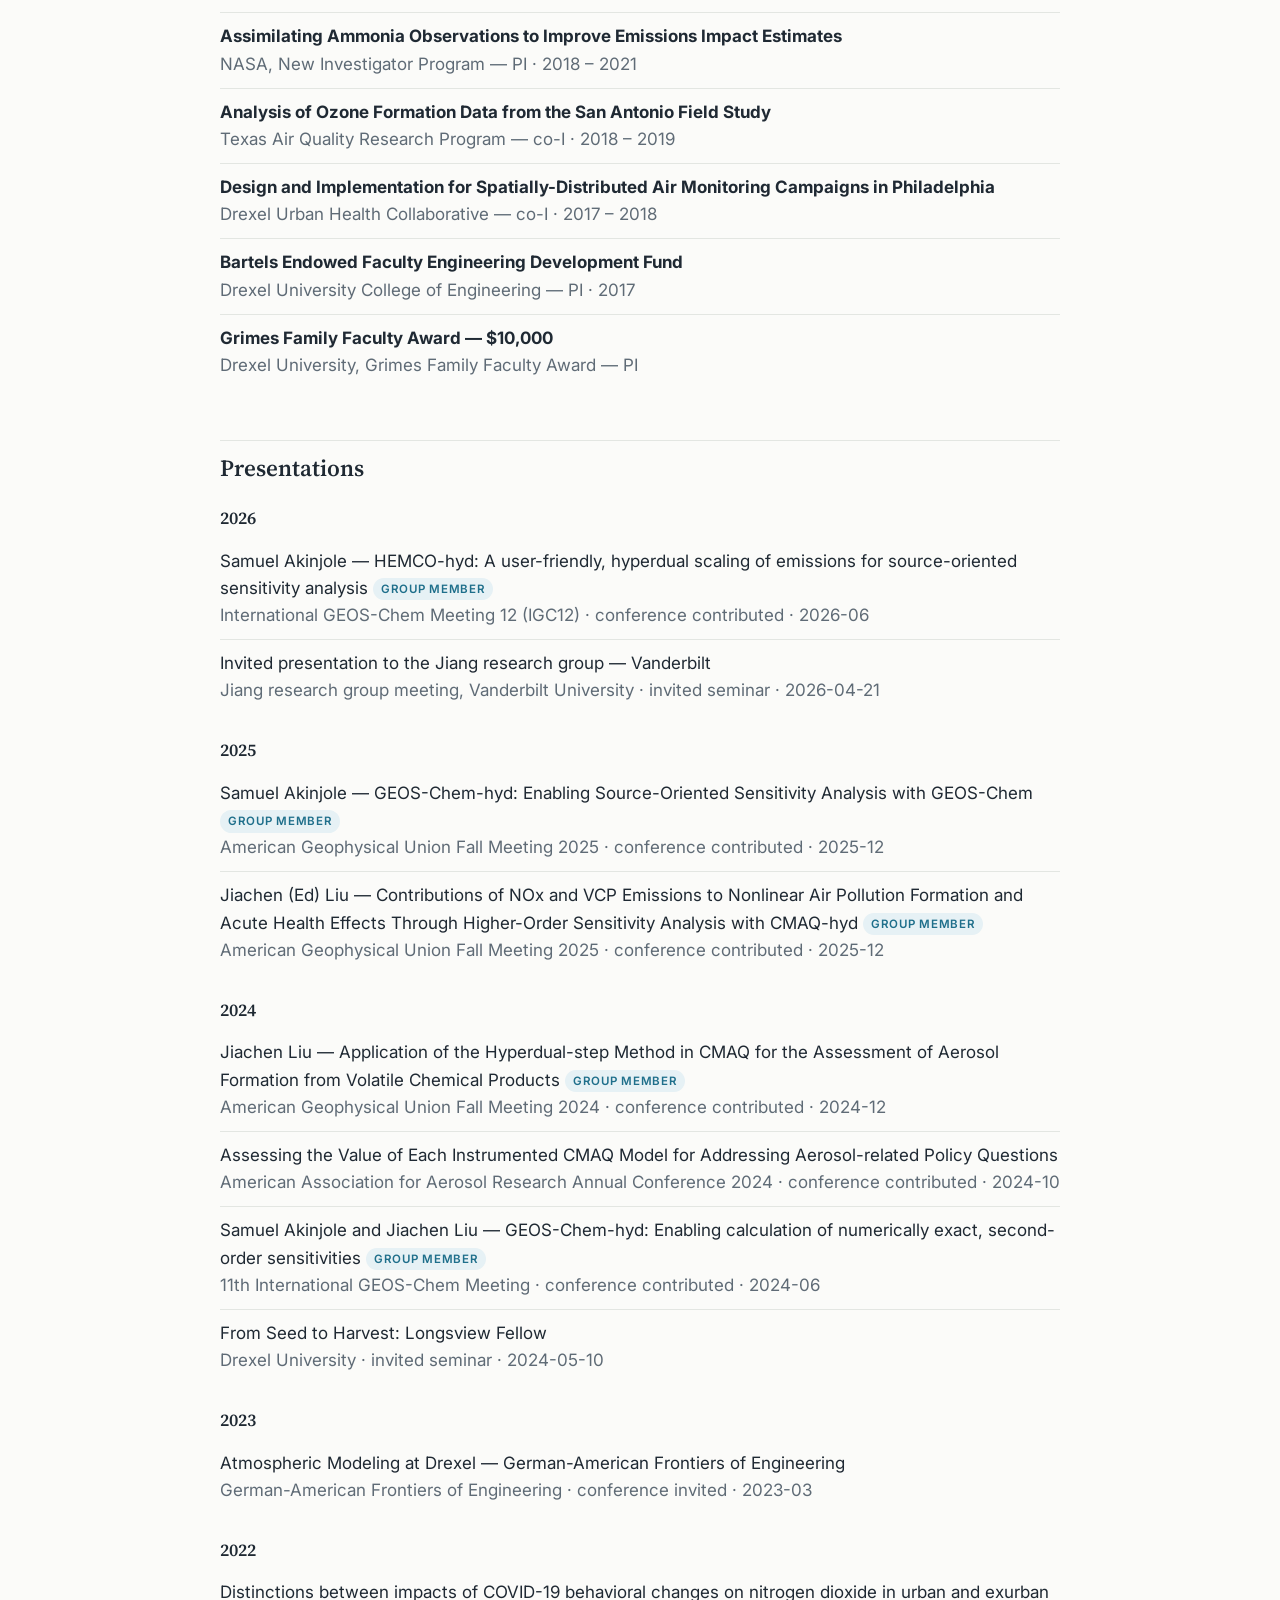
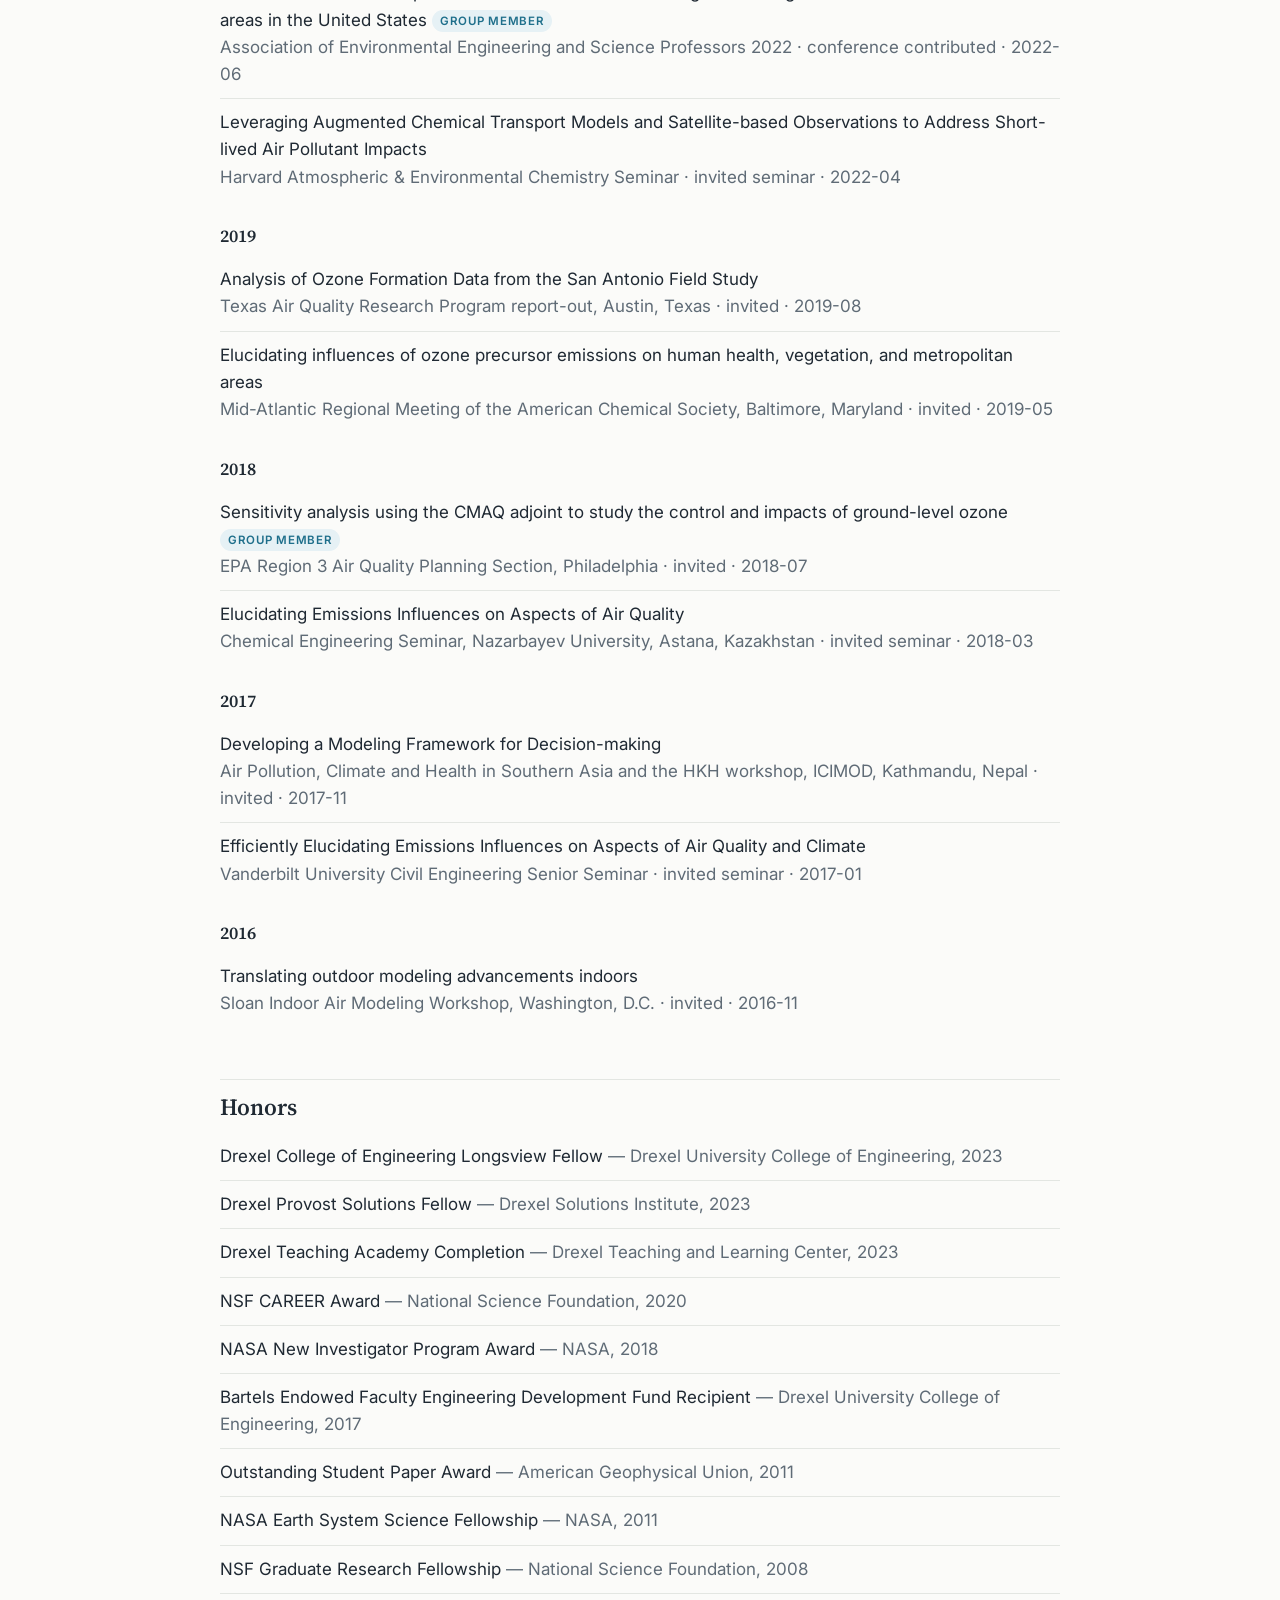
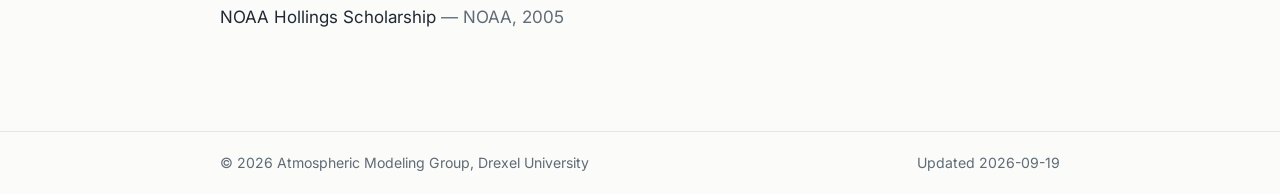
<file: docs/research.html>
<!doctype html>
<html lang="en">
<head>
<meta charset="utf-8">
<meta name="viewport" content="width=device-width, initial-scale=1">
<title>Research · Atmospheric Modeling @ Drexel</title>
<meta name="description" content="Mathematical representations of Earth&#x27;s atmosphere, built to inform environmental decisions.">
<link rel="preconnect" href="https://fonts.googleapis.com">
<link href="https://fonts.googleapis.com/css2?family=Source+Serif+4:opsz,wght@8..60,400;8..60,600&family=Inter:wght@400;500;600&display=swap" rel="stylesheet">
<style>
:root {
  --bg: #fbfbf9;
  --fg: #1f2933;
  --muted: #5f6b76;
  --line: #e3e6e2;
  --accent: #1f6f8b;        /* deep sky */
  --accent-soft: #e6f1f5;
  --card: #ffffff;
  --serif: "Source Serif 4", Georgia, "Times New Roman", serif;
  --sans: "Inter", system-ui, -apple-system, "Segoe UI", Helvetica, Arial, sans-serif;
}
@media (prefers-color-scheme: dark) {
  :root {
    --bg: #131a20; --fg: #e6e9ec; --muted: #9aa5b1; --line: #26313b;
    --accent: #7cc4de; --accent-soft: #1b2a33; --card: #182129;
  }
}
* { box-sizing: border-box; }
html { color-scheme: light dark; }
body {
  margin: 0; background: var(--bg); color: var(--fg);
  font-family: var(--sans); font-size: 17px; line-height: 1.6;
  -webkit-font-smoothing: antialiased;
}
.wrap { max-width: 880px; margin: 0 auto; padding-inline: 20px; }
a { color: var(--accent); text-decoration: none; }
a:hover { text-decoration: underline; }

.site-header { border-bottom: 1px solid var(--line); background: var(--bg); }
.site-header .wrap { display: flex; flex-wrap: wrap; align-items: baseline; justify-content: space-between; gap: 8px 24px; padding-block: 18px; }
.brand { font-family: var(--serif); font-size: 1.25rem; font-weight: 600; color: var(--fg); letter-spacing: 0.01em; }
.site-nav { display: flex; flex-wrap: wrap; gap: 4px 20px; font-size: 0.95rem; font-weight: 500; }
.site-nav a { color: var(--muted); padding-block: 4px; border-bottom: 2px solid transparent; }
.site-nav a.active, .site-nav a:hover { color: var(--fg); border-color: var(--accent); text-decoration: none; }

main { padding-block: 40px 64px; }
h1, h2, h3 { font-family: var(--serif); line-height: 1.2; font-weight: 600; margin: 0 0 0.5em; }
h1 { font-size: 2.2rem; margin-bottom: 0.6em; }
h2 { font-size: 1.45rem; margin-top: 2.2em; padding-top: 0.6em; border-top: 1px solid var(--line); }
h3 { font-size: 1.1rem; margin-top: 1.4em; }
.hero h1 { font-size: 2.6rem; margin-bottom: 0.2em; }
.lead { font-size: 1.25rem; color: var(--muted); font-family: var(--serif); margin: 0 0 1.5em; max-width: 40em; }
.prose p { margin: 0 0 1em; max-width: 44em; }
.prose h2:first-child { margin-top: 0.8em; }
.muted { color: var(--muted); }
.meta { color: var(--muted); font-size: 0.92rem; }
.tag {
  display: inline-block; font-size: 0.72rem; font-weight: 600; letter-spacing: 0.06em; text-transform: uppercase;
  color: var(--accent); background: var(--accent-soft); padding: 2px 8px; border-radius: 999px; margin-right: 6px; vertical-align: middle;
}

ol.pubs, ul.list, ul.news { padding-left: 0; margin: 0 0 1.5em; list-style: none; }
ol.pubs li, ul.list li, ul.news li { padding: 10px 0; border-bottom: 1px solid var(--line); }
ol.pubs li:last-child, ul.list li:last-child, ul.news li:last-child { border-bottom: 0; }
ol.pubs li a, ul.list li a { white-space: nowrap; }

.card { background: var(--card); border: 1px solid var(--line); border-radius: 10px; padding: 18px 20px; margin: 14px 0; }
.card h3 { margin-top: 0; }
.card .prose p { margin-bottom: 0.5em; }
.grid { display: grid; grid-template-columns: repeat(auto-fill, minmax(260px, 1fr)); gap: 14px; }
.grid .card { margin: 0; }
.person .role { margin: 0 0 4px; font-weight: 500; }
.person .muted { margin: 0 0 4px; font-size: 0.95rem; }

.pi { display: block; }
.pi .photo { display: block; width: 100%; height: auto; border-radius: 10px; margin-bottom: 14px; }
.pi .card { margin-top: 0; }

.site-footer { border-top: 1px solid var(--line); font-size: 0.88rem; color: var(--muted); }
.site-footer .wrap { display: flex; flex-wrap: wrap; justify-content: space-between; gap: 8px; padding-block: 20px; }

@media (max-width: 600px) {
  body { font-size: 16px; }
  h1 { font-size: 1.8rem; }
  .hero h1 { font-size: 2rem; }
  .lead { font-size: 1.1rem; }
}

</style>
</head>
<body>
<header class="site-header">
  <div class="wrap">
    <a class="brand" href="index.html">Atmospheric Modeling @ Drexel</a>
    <nav class="site-nav"><a href="index.html">Interests</a><a href="research.html" class=active>Research</a><a href="publications.html">Publications</a><a href="team.html">Team</a><a href="contact.html">Contact</a></nav>
  </div>
</header>
<main class="wrap">
<h1>Research</h1>
<section class="prose"><p>The software, funding, presentations, and honors listed here are drawn directly from the group&rsquo;s records and are regenerated whenever the site is rebuilt.</p></section>
<h2>Software</h2>
<article class="card"><h3>CMAQ-hyd</h3><div class="prose"><p>CMAQ-hyd is an augmented version of the Community Multiscale Air Quality Model
(CMAQ v5.3.2) that computes semi-normalized first- and second-order partial
derivatives of output concentrations with respect to selected input emissions,
using hyperdual numbers to eliminate higher-than-second-order terms in the
Taylor expansion.</p></div><p class="meta"><a href="https://github.com/atmmod/HDMod">Repository</a> · <a href="https://doi.org/10.5281/zenodo.17362476">doi:10.5281/zenodo.17362476</a> · MIT license · Released 2025-10-15</p></article>
<article class="card"><h3>pyAERMOD</h3><div class="prose"><p>A Python wrapper for <strong>AERMOD</strong>, EPA&rsquo;s regulatory steady-state plume dispersion model.</p></div><p class="meta">In development</p></article>
<article class="card"><h3>GEOS-Chem-hyd</h3><div class="prose"><p>Hyperdual-step, source-oriented sensitivity analysis in GEOS-Chem, including a hyperdual treatment of the HEMCO emissions component. Released publicly as GEOS-Chem-hyd v0 in October 2025 and described in Akinjole and Capps (2025).</p></div><p class="meta"><a href="https://doi.org/10.5281/zenodo.16575028">doi:10.5281/zenodo.16575028</a> · Released 2025-10-30</p></article>
<h2>Funding</h2><ul class="list">
<li><strong>FINESST: Hyperdual-Enhanced Data Assimilation in GEOS-Chem for Improved Ozone Estimation Using TEMPO NO2 Observations</strong><br><span class="muted">NASA, FINESST (Future Investigators in NASA Earth and Space Science and Technology) — PI · 2025 – 2027</span></li>
<li><strong>Engineering Unleashed Fellow: Jigsaw-style group project on air quality issues from the perspective of different stakeholders</strong><br><span class="muted">Kern Family Foundation, Engineering Unleashed Fellow — PI · 2025 – 2026</span></li>
<li><strong>Reducing Air Pollution Burden in Local Neighborhoods through Community Engagement</strong><br><span class="muted">William Penn Foundation — co-I · 2025 – 2028</span></li>
<li><strong>MRI: Track 2 Development of a Platform for Accessible Data-Intensive Science and Engineering</strong><br><span class="muted">NSF, MRI (Major Research Instrumentation) - Track 2 — co-I · 2023 – 2026</span></li>
<li><strong>CAREER: Leveraging Complex Variables to Refine Estimates of Air Pollution Emissions and their Impacts under Uncertainty</strong><br><span class="muted">NSF, CAREER (Faculty Early Career Development Program, NSF 17-537) — PI · 2020 – 2026</span></li>
<li><strong>Acquiring a Scanning Mobility Particle Sizer (SMPS) for Indoor and Outdoor Air Quality Measurements</strong><br><span class="muted">Drexel University, Instrumentation Grant — co-I · 2020</span></li>
<li><strong>Assimilating Ammonia Observations to Improve Emissions Impact Estimates</strong><br><span class="muted">NASA, New Investigator Program — PI · 2018 – 2021</span></li>
<li><strong>Analysis of Ozone Formation Data from the San Antonio Field Study</strong><br><span class="muted">Texas Air Quality Research Program — co-I · 2018 – 2019</span></li>
<li><strong>Design and Implementation for Spatially-Distributed Air Monitoring Campaigns in Philadelphia</strong><br><span class="muted">Drexel Urban Health Collaborative — co-I · 2017 – 2018</span></li>
<li><strong>Bartels Endowed Faculty Engineering Development Fund</strong><br><span class="muted">Drexel University College of Engineering — PI · 2017</span></li>
<li><strong>Grimes Family Faculty Award — $10,000</strong><br><span class="muted">Drexel University, Grimes Family Faculty Award — PI</span></li>
</ul>
<h2>Presentations</h2>
<h3>2026</h3><ul class="list">
<li>Samuel Akinjole — HEMCO-hyd: A user-friendly, hyperdual scaling of emissions for source-oriented sensitivity analysis <span class="tag">group member</span><br><span class="muted">International GEOS-Chem Meeting 12 (IGC12) · conference contributed · 2026-06</span></li>
<li>Invited presentation to the Jiang research group — Vanderbilt<br><span class="muted">Jiang research group meeting, Vanderbilt University · invited seminar · 2026-04-21</span></li>
</ul>
<h3>2025</h3><ul class="list">
<li>Samuel Akinjole — GEOS-Chem-hyd: Enabling Source-Oriented Sensitivity Analysis with GEOS-Chem <span class="tag">group member</span><br><span class="muted">American Geophysical Union Fall Meeting 2025 · conference contributed · 2025-12</span></li>
<li>Jiachen (Ed) Liu — Contributions of NOx and VCP Emissions to Nonlinear Air Pollution Formation and Acute Health Effects Through Higher-Order Sensitivity Analysis with CMAQ-hyd <span class="tag">group member</span><br><span class="muted">American Geophysical Union Fall Meeting 2025 · conference contributed · 2025-12</span></li>
</ul>
<h3>2024</h3><ul class="list">
<li>Jiachen Liu — Application of the Hyperdual-step Method in CMAQ for the Assessment of Aerosol Formation from Volatile Chemical Products <span class="tag">group member</span><br><span class="muted">American Geophysical Union Fall Meeting 2024 · conference contributed · 2024-12</span></li>
<li>Assessing the Value of Each Instrumented CMAQ Model for Addressing Aerosol-related Policy Questions<br><span class="muted">American Association for Aerosol Research Annual Conference 2024 · conference contributed · 2024-10</span></li>
<li>Samuel Akinjole and Jiachen Liu — GEOS-Chem-hyd: Enabling calculation of numerically exact, second-order sensitivities <span class="tag">group member</span><br><span class="muted">11th International GEOS-Chem Meeting · conference contributed · 2024-06</span></li>
<li>From Seed to Harvest: Longsview Fellow<br><span class="muted">Drexel University · invited seminar · 2024-05-10</span></li>
</ul>
<h3>2023</h3><ul class="list">
<li>Atmospheric Modeling at Drexel — German-American Frontiers of Engineering<br><span class="muted">German-American Frontiers of Engineering · conference invited · 2023-03</span></li>
</ul>
<h3>2022</h3><ul class="list">
<li>Distinctions between impacts of COVID-19 behavioral changes on nitrogen dioxide in urban and exurban areas in the United States <span class="tag">group member</span><br><span class="muted">Association of Environmental Engineering and Science Professors 2022 · conference contributed · 2022-06</span></li>
<li>Leveraging Augmented Chemical Transport Models and Satellite-based Observations to Address Short-lived Air Pollutant Impacts<br><span class="muted">Harvard Atmospheric &amp; Environmental Chemistry Seminar · invited seminar · 2022-04</span></li>
</ul>
<h3>2019</h3><ul class="list">
<li>Analysis of Ozone Formation Data from the San Antonio Field Study<br><span class="muted">Texas Air Quality Research Program report-out, Austin, Texas · invited · 2019-08</span></li>
<li>Elucidating influences of ozone precursor emissions on human health, vegetation, and metropolitan areas<br><span class="muted">Mid-Atlantic Regional Meeting of the American Chemical Society, Baltimore, Maryland · invited · 2019-05</span></li>
</ul>
<h3>2018</h3><ul class="list">
<li>Sensitivity analysis using the CMAQ adjoint to study the control and impacts of ground-level ozone <span class="tag">group member</span><br><span class="muted">EPA Region 3 Air Quality Planning Section, Philadelphia · invited · 2018-07</span></li>
<li>Elucidating Emissions Influences on Aspects of Air Quality<br><span class="muted">Chemical Engineering Seminar, Nazarbayev University, Astana, Kazakhstan · invited seminar · 2018-03</span></li>
</ul>
<h3>2017</h3><ul class="list">
<li>Developing a Modeling Framework for Decision-making<br><span class="muted">Air Pollution, Climate and Health in Southern Asia and the HKH workshop, ICIMOD, Kathmandu, Nepal · invited · 2017-11</span></li>
<li>Efficiently Elucidating Emissions Influences on Aspects of Air Quality and Climate<br><span class="muted">Vanderbilt University Civil Engineering Senior Seminar · invited seminar · 2017-01</span></li>
</ul>
<h3>2016</h3><ul class="list">
<li>Translating outdoor modeling advancements indoors<br><span class="muted">Sloan Indoor Air Modeling Workshop, Washington, D.C. · invited · 2016-11</span></li>
</ul>
<h2>Honors</h2><ul class="list">
<li>Drexel College of Engineering Longsview Fellow <span class="muted">— Drexel University College of Engineering, 2023</span></li>
<li>Drexel Provost Solutions Fellow <span class="muted">— Drexel Solutions Institute, 2023</span></li>
<li>Drexel Teaching Academy Completion <span class="muted">— Drexel Teaching and Learning Center, 2023</span></li>
<li>NSF CAREER Award <span class="muted">— National Science Foundation, 2020</span></li>
<li>NASA New Investigator Program Award <span class="muted">— NASA, 2018</span></li>
<li>Bartels Endowed Faculty Engineering Development Fund Recipient <span class="muted">— Drexel University College of Engineering, 2017</span></li>
<li>Outstanding Student Paper Award <span class="muted">— American Geophysical Union, 2011</span></li>
<li>NASA Earth System Science Fellowship <span class="muted">— NASA, 2011</span></li>
<li>NSF Graduate Research Fellowship <span class="muted">— National Science Foundation, 2008</span></li>
<li>NOAA Hollings Scholarship <span class="muted">— NOAA, 2005</span></li>
</ul>
</main>
<footer class="site-footer">
  <div class="wrap">
    <span>© 2026 Atmospheric Modeling Group, Drexel University</span>
    <span class="muted">Updated 2026-09-19</span>
  </div>
</footer>
</body>
</html>
</file>
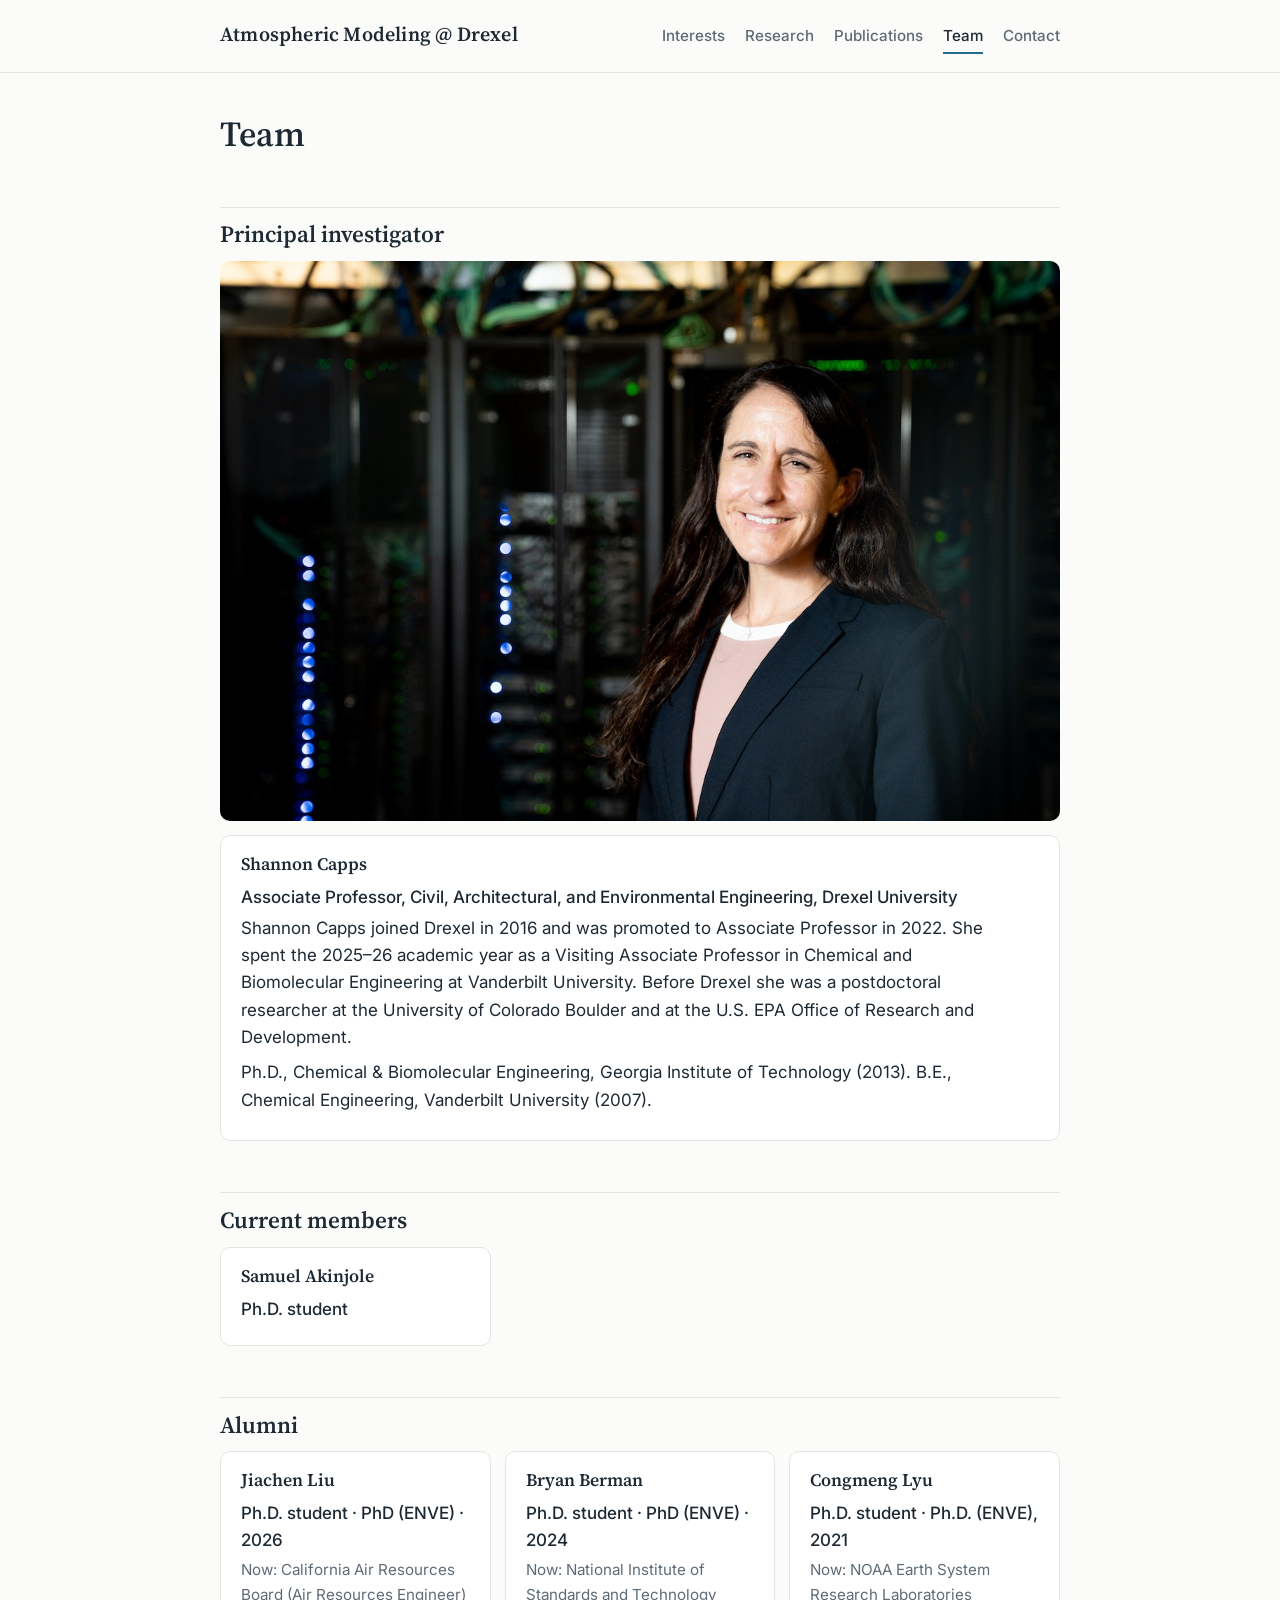
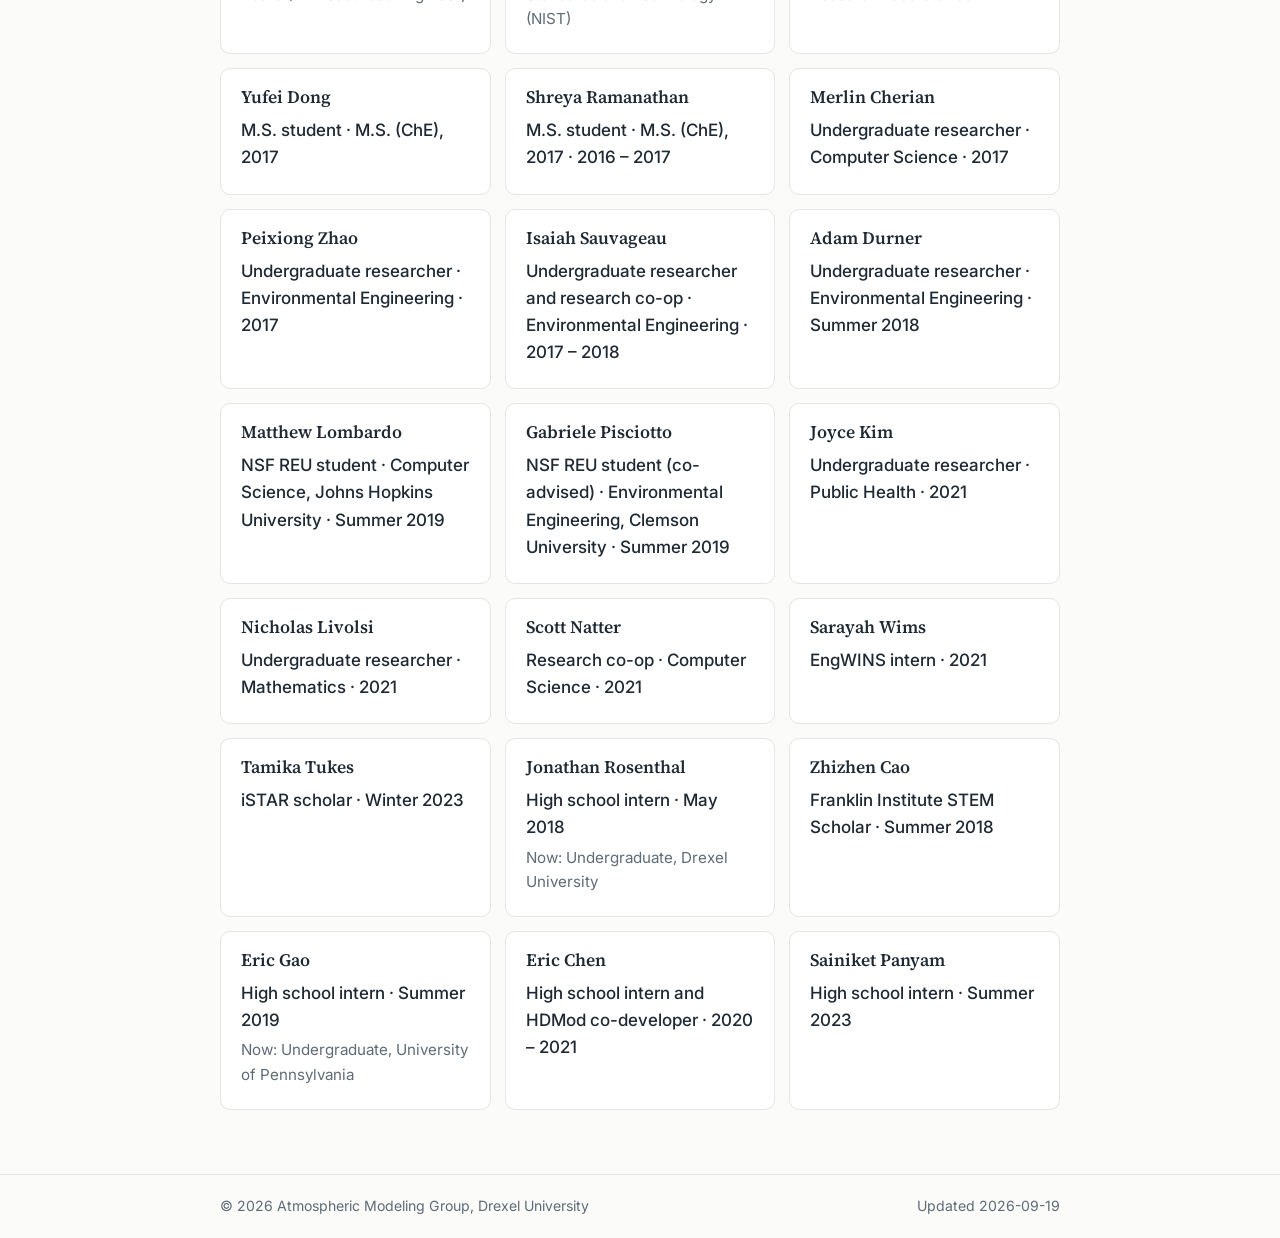
<file: docs/team.html>
<!doctype html>
<html lang="en">
<head>
<meta charset="utf-8">
<meta name="viewport" content="width=device-width, initial-scale=1">
<title>Team · Atmospheric Modeling @ Drexel</title>
<meta name="description" content="Mathematical representations of Earth&#x27;s atmosphere, built to inform environmental decisions.">
<link rel="preconnect" href="https://fonts.googleapis.com">
<link href="https://fonts.googleapis.com/css2?family=Source+Serif+4:opsz,wght@8..60,400;8..60,600&family=Inter:wght@400;500;600&display=swap" rel="stylesheet">
<style>
:root {
  --bg: #fbfbf9;
  --fg: #1f2933;
  --muted: #5f6b76;
  --line: #e3e6e2;
  --accent: #1f6f8b;        /* deep sky */
  --accent-soft: #e6f1f5;
  --card: #ffffff;
  --serif: "Source Serif 4", Georgia, "Times New Roman", serif;
  --sans: "Inter", system-ui, -apple-system, "Segoe UI", Helvetica, Arial, sans-serif;
}
@media (prefers-color-scheme: dark) {
  :root {
    --bg: #131a20; --fg: #e6e9ec; --muted: #9aa5b1; --line: #26313b;
    --accent: #7cc4de; --accent-soft: #1b2a33; --card: #182129;
  }
}
* { box-sizing: border-box; }
html { color-scheme: light dark; }
body {
  margin: 0; background: var(--bg); color: var(--fg);
  font-family: var(--sans); font-size: 17px; line-height: 1.6;
  -webkit-font-smoothing: antialiased;
}
.wrap { max-width: 880px; margin: 0 auto; padding-inline: 20px; }
a { color: var(--accent); text-decoration: none; }
a:hover { text-decoration: underline; }

.site-header { border-bottom: 1px solid var(--line); background: var(--bg); }
.site-header .wrap { display: flex; flex-wrap: wrap; align-items: baseline; justify-content: space-between; gap: 8px 24px; padding-block: 18px; }
.brand { font-family: var(--serif); font-size: 1.25rem; font-weight: 600; color: var(--fg); letter-spacing: 0.01em; }
.site-nav { display: flex; flex-wrap: wrap; gap: 4px 20px; font-size: 0.95rem; font-weight: 500; }
.site-nav a { color: var(--muted); padding-block: 4px; border-bottom: 2px solid transparent; }
.site-nav a.active, .site-nav a:hover { color: var(--fg); border-color: var(--accent); text-decoration: none; }

main { padding-block: 40px 64px; }
h1, h2, h3 { font-family: var(--serif); line-height: 1.2; font-weight: 600; margin: 0 0 0.5em; }
h1 { font-size: 2.2rem; margin-bottom: 0.6em; }
h2 { font-size: 1.45rem; margin-top: 2.2em; padding-top: 0.6em; border-top: 1px solid var(--line); }
h3 { font-size: 1.1rem; margin-top: 1.4em; }
.hero h1 { font-size: 2.6rem; margin-bottom: 0.2em; }
.lead { font-size: 1.25rem; color: var(--muted); font-family: var(--serif); margin: 0 0 1.5em; max-width: 40em; }
.prose p { margin: 0 0 1em; max-width: 44em; }
.prose h2:first-child { margin-top: 0.8em; }
.muted { color: var(--muted); }
.meta { color: var(--muted); font-size: 0.92rem; }
.tag {
  display: inline-block; font-size: 0.72rem; font-weight: 600; letter-spacing: 0.06em; text-transform: uppercase;
  color: var(--accent); background: var(--accent-soft); padding: 2px 8px; border-radius: 999px; margin-right: 6px; vertical-align: middle;
}

ol.pubs, ul.list, ul.news { padding-left: 0; margin: 0 0 1.5em; list-style: none; }
ol.pubs li, ul.list li, ul.news li { padding: 10px 0; border-bottom: 1px solid var(--line); }
ol.pubs li:last-child, ul.list li:last-child, ul.news li:last-child { border-bottom: 0; }
ol.pubs li a, ul.list li a { white-space: nowrap; }

.card { background: var(--card); border: 1px solid var(--line); border-radius: 10px; padding: 18px 20px; margin: 14px 0; }
.card h3 { margin-top: 0; }
.card .prose p { margin-bottom: 0.5em; }
.grid { display: grid; grid-template-columns: repeat(auto-fill, minmax(260px, 1fr)); gap: 14px; }
.grid .card { margin: 0; }
.person .role { margin: 0 0 4px; font-weight: 500; }
.person .muted { margin: 0 0 4px; font-size: 0.95rem; }

.pi { display: block; }
.pi .photo { display: block; width: 100%; height: auto; border-radius: 10px; margin-bottom: 14px; }
.pi .card { margin-top: 0; }

.site-footer { border-top: 1px solid var(--line); font-size: 0.88rem; color: var(--muted); }
.site-footer .wrap { display: flex; flex-wrap: wrap; justify-content: space-between; gap: 8px; padding-block: 20px; }

@media (max-width: 600px) {
  body { font-size: 16px; }
  h1 { font-size: 1.8rem; }
  .hero h1 { font-size: 2rem; }
  .lead { font-size: 1.1rem; }
}

</style>
</head>
<body>
<header class="site-header">
  <div class="wrap">
    <a class="brand" href="index.html">Atmospheric Modeling @ Drexel</a>
    <nav class="site-nav"><a href="index.html">Interests</a><a href="research.html">Research</a><a href="publications.html">Publications</a><a href="team.html" class=active>Team</a><a href="contact.html">Contact</a></nav>
  </div>
</header>
<main class="wrap">
<h1>Team</h1>
<h2>Principal investigator</h2><div class="pi"><img class="photo" src="assets/capps.jpg?v=2026-09-19" alt="Shannon Capps"><article class="card person"><h3>Shannon Capps</h3><p class="role">Associate Professor, Civil, Architectural, and Environmental Engineering, Drexel University</p><div class="prose"><p>Shannon Capps joined Drexel in 2016 and was promoted to Associate Professor in 2022. She spent the 2025–26 academic year as a Visiting Associate Professor in Chemical and Biomolecular Engineering at Vanderbilt University. Before Drexel she was a postdoctoral researcher at the University of Colorado Boulder and at the U.S. EPA Office of Research and Development.</p>
<p>Ph.D., Chemical &amp; Biomolecular Engineering, Georgia Institute of Technology (2013). B.E., Chemical Engineering, Vanderbilt University (2007).</p></div></article></div>
<h2>Current members</h2><div class="grid"><article class="card person"><h3>Samuel Akinjole</h3><p class="role">Ph.D. student</p></article></div>
<h2>Alumni</h2><div class="grid"><article class="card person"><h3>Jiachen Liu</h3><p class="role">Ph.D. student · PhD (ENVE) · 2026</p><p class="muted">Now: California Air Resources Board (Air Resources Engineer)</p></article><article class="card person"><h3>Bryan Berman</h3><p class="role">Ph.D. student · PhD (ENVE) · 2024</p><p class="muted">Now: National Institute of Standards and Technology (NIST)</p></article><article class="card person"><h3>Congmeng Lyu</h3><p class="role">Ph.D. student · Ph.D. (ENVE), 2021</p><p class="muted">Now: NOAA Earth System Research Laboratories</p></article><article class="card person"><h3>Yufei Dong</h3><p class="role">M.S. student · M.S. (ChE), 2017</p></article><article class="card person"><h3>Shreya Ramanathan</h3><p class="role">M.S. student · M.S. (ChE), 2017 · 2016 – 2017</p></article><article class="card person"><h3>Merlin Cherian</h3><p class="role">Undergraduate researcher · Computer Science · 2017</p></article><article class="card person"><h3>Peixiong Zhao</h3><p class="role">Undergraduate researcher · Environmental Engineering · 2017</p></article><article class="card person"><h3>Isaiah Sauvageau</h3><p class="role">Undergraduate researcher and research co-op · Environmental Engineering · 2017 – 2018</p></article><article class="card person"><h3>Adam Durner</h3><p class="role">Undergraduate researcher · Environmental Engineering · Summer 2018</p></article><article class="card person"><h3>Matthew Lombardo</h3><p class="role">NSF REU student · Computer Science, Johns Hopkins University · Summer 2019</p></article><article class="card person"><h3>Gabriele Pisciotto</h3><p class="role">NSF REU student (co-advised) · Environmental Engineering, Clemson University · Summer 2019</p></article><article class="card person"><h3>Joyce Kim</h3><p class="role">Undergraduate researcher · Public Health · 2021</p></article><article class="card person"><h3>Nicholas Livolsi</h3><p class="role">Undergraduate researcher · Mathematics · 2021</p></article><article class="card person"><h3>Scott Natter</h3><p class="role">Research co-op · Computer Science · 2021</p></article><article class="card person"><h3>Sarayah Wims</h3><p class="role">EngWINS intern · 2021</p></article><article class="card person"><h3>Tamika Tukes</h3><p class="role">iSTAR scholar · Winter 2023</p></article><article class="card person"><h3>Jonathan Rosenthal</h3><p class="role">High school intern · May 2018</p><p class="muted">Now: Undergraduate, Drexel University</p></article><article class="card person"><h3>Zhizhen Cao</h3><p class="role">Franklin Institute STEM Scholar · Summer 2018</p></article><article class="card person"><h3>Eric Gao</h3><p class="role">High school intern · Summer 2019</p><p class="muted">Now: Undergraduate, University of Pennsylvania</p></article><article class="card person"><h3>Eric Chen</h3><p class="role">High school intern and HDMod co-developer · 2020 – 2021</p></article><article class="card person"><h3>Sainiket Panyam</h3><p class="role">High school intern · Summer 2023</p></article></div>
</main>
<footer class="site-footer">
  <div class="wrap">
    <span>© 2026 Atmospheric Modeling Group, Drexel University</span>
    <span class="muted">Updated 2026-09-19</span>
  </div>
</footer>
</body>
</html>
</file>
